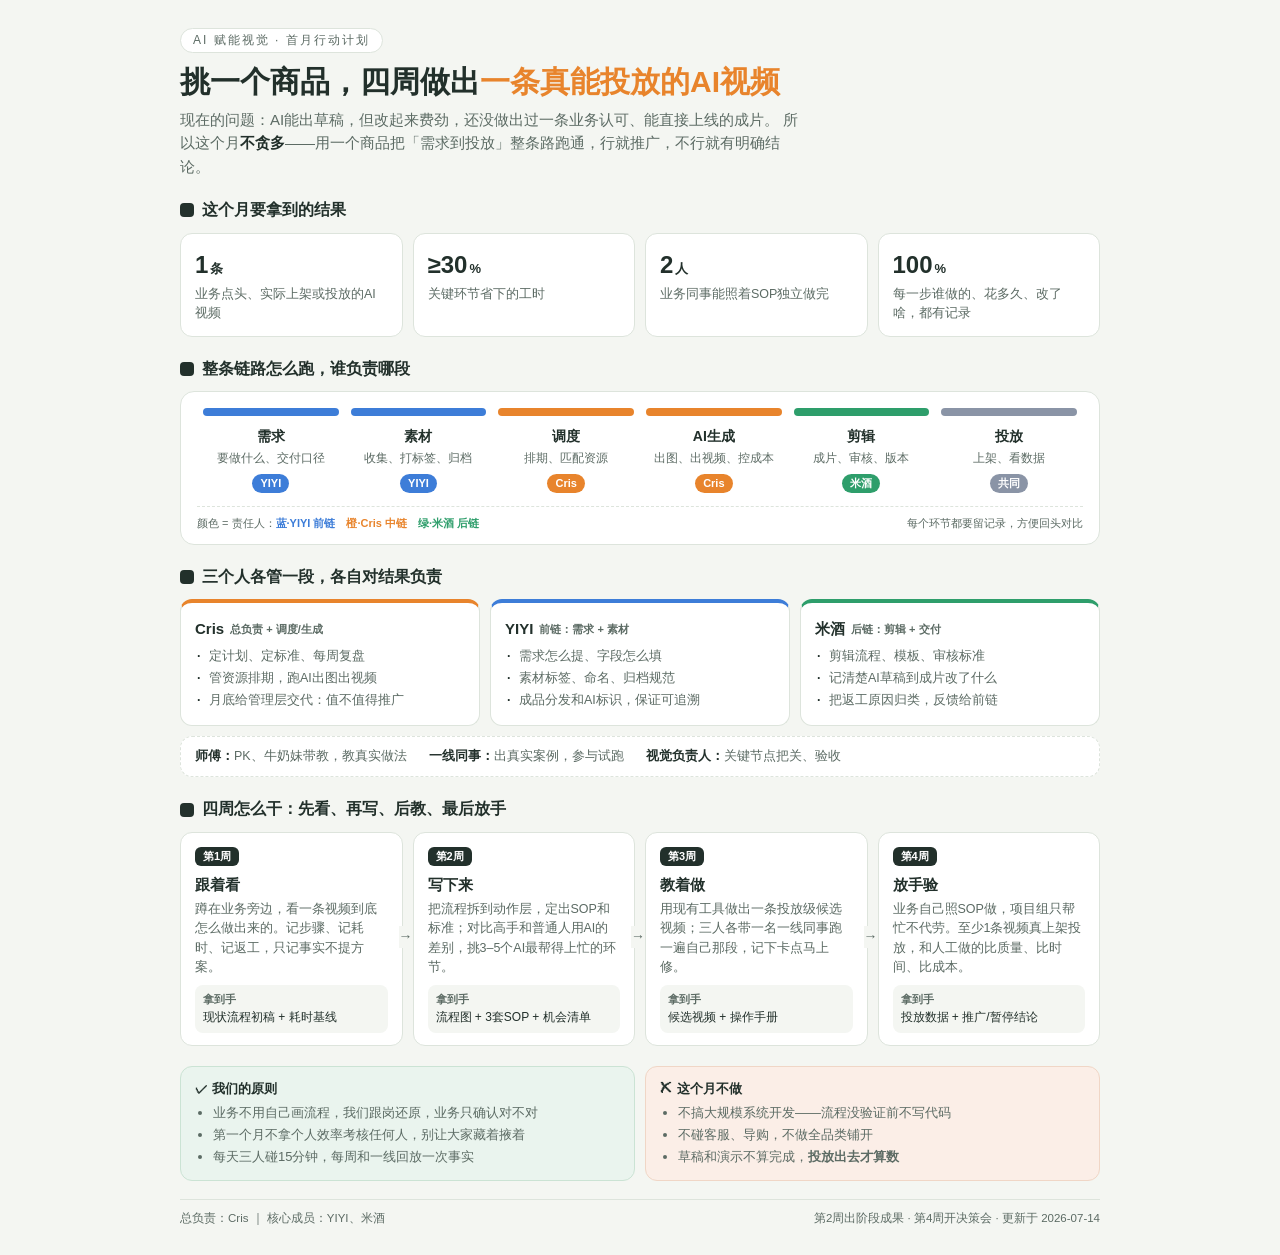
<file: ai-visual-action-plan/index.html>
<!DOCTYPE html>
<html lang="zh-CN">
<head>
<meta charset="UTF-8">
<meta name="viewport" content="width=device-width, initial-scale=1">
<title>AI赋能视觉 · 4周行动计划（一页版）</title>
<style>
  :root{
    --ink:#22302B;
    --sub:#5C6B64;
    --bg:#F4F6F2;
    --card:#FFFFFF;
    --line:#DDE4DC;
    --cris:#E8842C;   /* 橙 = Cris */
    --yiyi:#3D7DD8;   /* 蓝 = YIYI */
    --mijiu:#2E9E6B;  /* 绿 = 米酒 */
    --all:#8A94A6;    /* 灰 = 大家一起 */
  }
  *{margin:0;padding:0;box-sizing:border-box}
  body{
    font-family:"PingFang SC","Hiragino Sans GB","Microsoft YaHei","Noto Sans SC",sans-serif;
    background:var(--bg); color:var(--ink);
    line-height:1.55; font-size:14px;
    padding:28px 16px;
  }
  .page{max-width:920px;margin:0 auto}

  /* ===== 头部 ===== */
  header{margin-bottom:18px}
  .tag{display:inline-block;font-size:12px;letter-spacing:2px;color:var(--sub);
    border:1px solid var(--line);border-radius:999px;padding:2px 12px;margin-bottom:10px;background:var(--card)}
  h1{font-size:30px;line-height:1.25;font-weight:800;margin-bottom:8px}
  h1 em{font-style:normal;color:var(--cris)}
  .oneliner{font-size:15px;color:var(--sub);max-width:620px}
  .oneliner b{color:var(--ink)}

  /* ===== 通用区块 ===== */
  section{margin-top:20px}
  .sec-title{font-size:16px;font-weight:800;margin-bottom:10px;display:flex;align-items:center;gap:8px}
  .sec-title::before{content:"";width:14px;height:14px;border-radius:4px;background:var(--ink)}

  /* ===== 目标数字 ===== */
  .goals{display:grid;grid-template-columns:repeat(4,1fr);gap:10px}
  .goal{background:var(--card);border:1px solid var(--line);border-radius:12px;padding:12px 14px}
  .goal .num{font-size:24px;font-weight:800}
  .goal .num span{font-size:13px;font-weight:600;margin-left:2px}
  .goal p{font-size:12.5px;color:var(--sub);margin-top:2px}

  /* ===== 链路图（核心图） ===== */
  .pipe-wrap{background:var(--card);border:1px solid var(--line);border-radius:14px;padding:16px 16px 12px}
  .pipe{display:grid;grid-template-columns:repeat(6,1fr);gap:0;position:relative}
  .step{position:relative;text-align:center;padding:0 6px}
  .step .dot{width:100%;height:8px;border-radius:99px;margin-bottom:10px}
  .step h4{font-size:14px;font-weight:700}
  .step p{font-size:11.5px;color:var(--sub);margin-top:2px}
  .step .who{display:inline-block;font-size:11px;font-weight:700;margin-top:6px;padding:1px 8px;border-radius:99px;color:#fff}
  .c-yiyi{background:var(--yiyi)} .c-cris{background:var(--cris)} .c-mijiu{background:var(--mijiu)} .c-all{background:var(--all)}
  .arrowline{display:flex;justify-content:space-between;font-size:11px;color:var(--sub);margin-top:12px;border-top:1px dashed var(--line);padding-top:8px}

  /* ===== 分工 ===== */
  .roles{display:grid;grid-template-columns:repeat(3,1fr);gap:10px}
  .role{background:var(--card);border:1px solid var(--line);border-radius:12px;padding:14px;border-top:4px solid var(--all)}
  .role.cris{border-top-color:var(--cris)} .role.yiyi{border-top-color:var(--yiyi)} .role.mijiu{border-top-color:var(--mijiu)}
  .role h3{font-size:15px;font-weight:800;display:flex;align-items:center;gap:6px}
  .role h3 small{font-size:11px;font-weight:600;color:var(--sub)}
  .role ul{list-style:none;margin-top:6px}
  .role li{font-size:12.5px;color:var(--sub);padding-left:14px;position:relative;margin-top:3px}
  .role li::before{content:"·";position:absolute;left:2px;font-weight:800;color:var(--ink)}
  .helpers{margin-top:10px;background:var(--card);border:1px dashed var(--line);border-radius:12px;padding:10px 14px;
    font-size:12.5px;color:var(--sub);display:flex;flex-wrap:wrap;gap:6px 22px}
  .helpers b{color:var(--ink)}

  /* ===== 4周 ===== */
  .weeks{display:grid;grid-template-columns:repeat(4,1fr);gap:10px}
  .week{background:var(--card);border:1px solid var(--line);border-radius:12px;padding:12px 14px;position:relative}
  .week .w{font-size:11px;font-weight:800;color:#fff;background:var(--ink);border-radius:6px;padding:1px 8px;display:inline-block}
  .week h3{font-size:15px;font-weight:800;margin:6px 0 4px}
  .week p{font-size:12.5px;color:var(--sub)}
  .week .out{margin-top:8px;font-size:12px;background:var(--bg);border-radius:8px;padding:6px 8px}
  .week .out b{font-size:11px;color:var(--sub);display:block}
  .week::after{content:"→";position:absolute;right:-11px;top:44%;color:var(--sub);font-weight:700;background:var(--bg);z-index:2}
  .week:last-child::after{display:none}

  /* ===== 底部原则 ===== */
  .rules{display:grid;grid-template-columns:1fr 1fr;gap:10px}
  .rule{border-radius:12px;padding:12px 14px;font-size:13px}
  .rule.do{background:#EAF4EE;border:1px solid #CBE3D4}
  .rule.dont{background:#FBEEE7;border:1px solid #F0D6C6}
  .rule h4{font-size:13px;font-weight:800;margin-bottom:4px}
  .rule li{margin-left:18px;color:var(--sub);margin-top:2px}

  footer{margin-top:18px;font-size:11.5px;color:var(--sub);display:flex;justify-content:space-between;border-top:1px solid var(--line);padding-top:10px}

  @media(max-width:760px){
    .goals,.roles,.weeks{grid-template-columns:1fr 1fr}
    .pipe{grid-template-columns:repeat(3,1fr);row-gap:16px}
    .week::after{display:none}
    .rules{grid-template-columns:1fr}
    h1{font-size:24px}
  }
  @media print{
    body{background:#fff;padding:0;font-size:12px}
    .goal .num{font-size:20px}
    section{margin-top:12px}
  }
</style>
</head>
<body>
<div class="page">

  <header>
    <span class="tag">AI 赋能视觉 · 首月行动计划</span>
    <h1>挑一个商品，四周做出<em>一条真能投放的AI视频</em></h1>
    <p class="oneliner">现在的问题：AI能出草稿，但改起来费劲，还没做出过一条业务认可、能直接上线的成片。
    所以这个月<b>不贪多</b>——用一个商品把「需求到投放」整条路跑通，行就推广，不行就有明确结论。</p>
  </header>

  <!-- 目标 -->
  <section>
    <div class="sec-title">这个月要拿到的结果</div>
    <div class="goals">
      <div class="goal"><div class="num">1<span>条</span></div><p>业务点头、实际上架或投放的AI视频</p></div>
      <div class="goal"><div class="num">≥30<span>%</span></div><p>关键环节省下的工时</p></div>
      <div class="goal"><div class="num">2<span>人</span></div><p>业务同事能照着SOP独立做完</p></div>
      <div class="goal"><div class="num">100<span>%</span></div><p>每一步谁做的、花多久、改了啥，都有记录</p></div>
    </div>
  </section>

  <!-- 链路图 -->
  <section>
    <div class="sec-title">整条链路怎么跑，谁负责哪段</div>
    <div class="pipe-wrap">
      <div class="pipe">
        <div class="step"><div class="dot c-yiyi"></div><h4>需求</h4><p>要做什么、交付口径</p><span class="who c-yiyi">YIYI</span></div>
        <div class="step"><div class="dot c-yiyi"></div><h4>素材</h4><p>收集、打标签、归档</p><span class="who c-yiyi">YIYI</span></div>
        <div class="step"><div class="dot c-cris"></div><h4>调度</h4><p>排期、匹配资源</p><span class="who c-cris">Cris</span></div>
        <div class="step"><div class="dot c-cris"></div><h4>AI生成</h4><p>出图、出视频、控成本</p><span class="who c-cris">Cris</span></div>
        <div class="step"><div class="dot c-mijiu"></div><h4>剪辑</h4><p>成片、审核、版本</p><span class="who c-mijiu">米酒</span></div>
        <div class="step"><div class="dot c-all"></div><h4>投放</h4><p>上架、看数据</p><span class="who c-all">共同</span></div>
      </div>
      <div class="arrowline">
        <span>颜色 = 责任人：<b style="color:var(--yiyi)">蓝·YIYI 前链</b>　<b style="color:var(--cris)">橙·Cris 中链</b>　<b style="color:var(--mijiu)">绿·米酒 后链</b></span>
        <span>每个环节都要留记录，方便回头对比</span>
      </div>
    </div>
  </section>

  <!-- 分工 -->
  <section>
    <div class="sec-title">三个人各管一段，各自对结果负责</div>
    <div class="roles">
      <div class="role cris">
        <h3>Cris <small>总负责 + 调度/生成</small></h3>
        <ul>
          <li>定计划、定标准、每周复盘</li>
          <li>管资源排期，跑AI出图出视频</li>
          <li>月底给管理层交代：值不值得推广</li>
        </ul>
      </div>
      <div class="role yiyi">
        <h3>YIYI <small>前链：需求 + 素材</small></h3>
        <ul>
          <li>需求怎么提、字段怎么填</li>
          <li>素材标签、命名、归档规范</li>
          <li>成品分发和AI标识，保证可追溯</li>
        </ul>
      </div>
      <div class="role mijiu">
        <h3>米酒 <small>后链：剪辑 + 交付</small></h3>
        <ul>
          <li>剪辑流程、模板、审核标准</li>
          <li>记清楚AI草稿到成片改了什么</li>
          <li>把返工原因归类，反馈给前链</li>
        </ul>
      </div>
    </div>
    <div class="helpers">
      <span><b>师傅：</b>PK、牛奶妹带教，教真实做法</span>
      <span><b>一线同事：</b>出真实案例，参与试跑</span>
      <span><b>视觉负责人：</b>关键节点把关、验收</span>
    </div>
  </section>

  <!-- 4周 -->
  <section>
    <div class="sec-title">四周怎么干：先看、再写、后教、最后放手</div>
    <div class="weeks">
      <div class="week">
        <span class="w">第1周</span>
        <h3>跟着看</h3>
        <p>蹲在业务旁边，看一条视频到底怎么做出来的。记步骤、记耗时、记返工，只记事实不提方案。</p>
        <div class="out"><b>拿到手</b>现状流程初稿 + 耗时基线</div>
      </div>
      <div class="week">
        <span class="w">第2周</span>
        <h3>写下来</h3>
        <p>把流程拆到动作层，定出SOP和标准；对比高手和普通人用AI的差别，挑3–5个AI最帮得上忙的环节。</p>
        <div class="out"><b>拿到手</b>流程图 + 3套SOP + 机会清单</div>
      </div>
      <div class="week">
        <span class="w">第3周</span>
        <h3>教着做</h3>
        <p>用现有工具做出一条投放级候选视频；三人各带一名一线同事跑一遍自己那段，记下卡点马上修。</p>
        <div class="out"><b>拿到手</b>候选视频 + 操作手册</div>
      </div>
      <div class="week">
        <span class="w">第4周</span>
        <h3>放手验</h3>
        <p>业务自己照SOP做，项目组只帮忙不代劳。至少1条视频真上架投放，和人工做的比质量、比时间、比成本。</p>
        <div class="out"><b>拿到手</b>投放数据 + 推广/暂停结论</div>
      </div>
    </div>
  </section>

  <!-- 原则 -->
  <section>
    <div class="rules">
      <div class="rule do">
        <h4>✓ 我们的原则</h4>
        <ul>
          <li>业务不用自己画流程，我们跟岗还原，业务只确认对不对</li>
          <li>第一个月不拿个人效率考核任何人，别让大家藏着掖着</li>
          <li>每天三人碰15分钟，每周和一线回放一次事实</li>
        </ul>
      </div>
      <div class="rule dont">
        <h4>✗ 这个月不做</h4>
        <ul>
          <li>不搞大规模系统开发——流程没验证前不写代码</li>
          <li>不碰客服、导购，不做全品类铺开</li>
          <li>草稿和演示不算完成，<b>投放出去才算数</b></li>
        </ul>
      </div>
    </div>
  </section>

  <footer>
    <span>总负责：Cris ｜ 核心成员：YIYI、米酒</span>
    <span>第2周出阶段成果 · 第4周开决策会 · 更新于 2026-07-14</span>
  </footer>

</div>
</body>
</html>
</file>
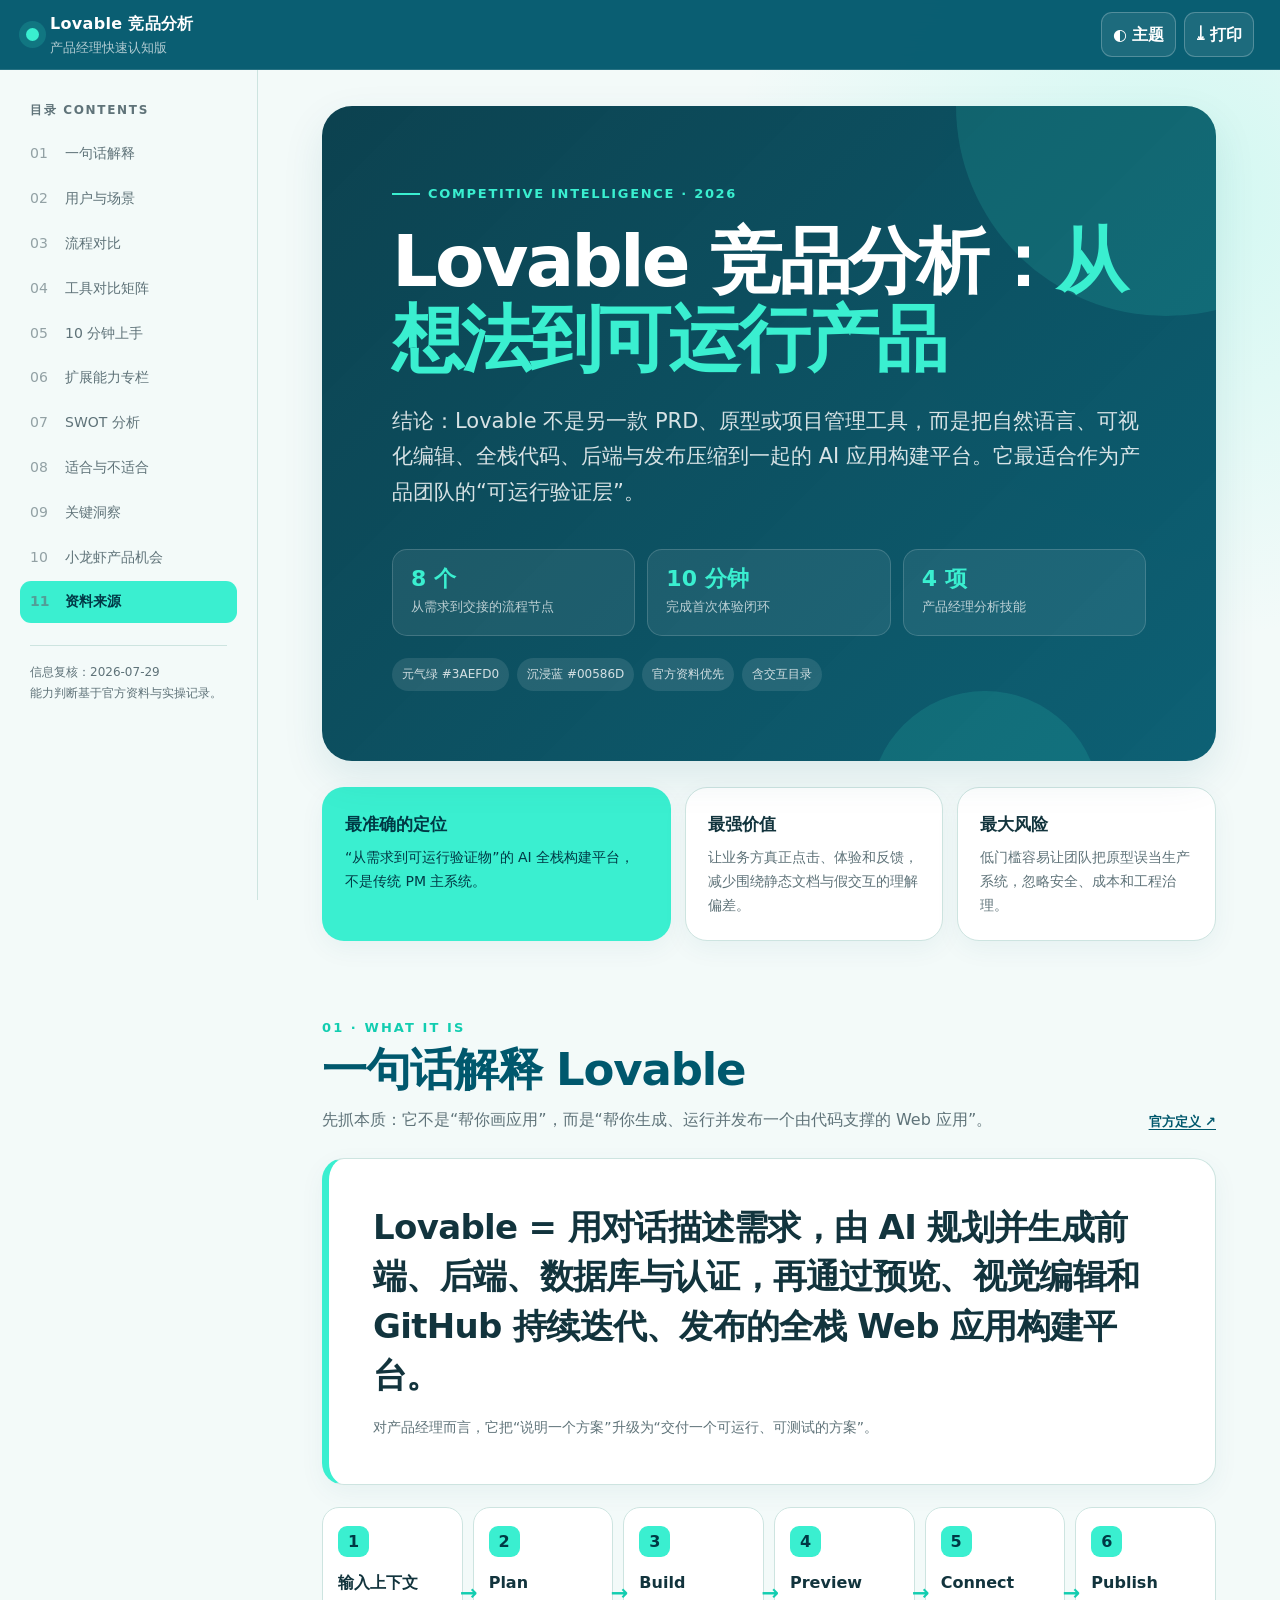
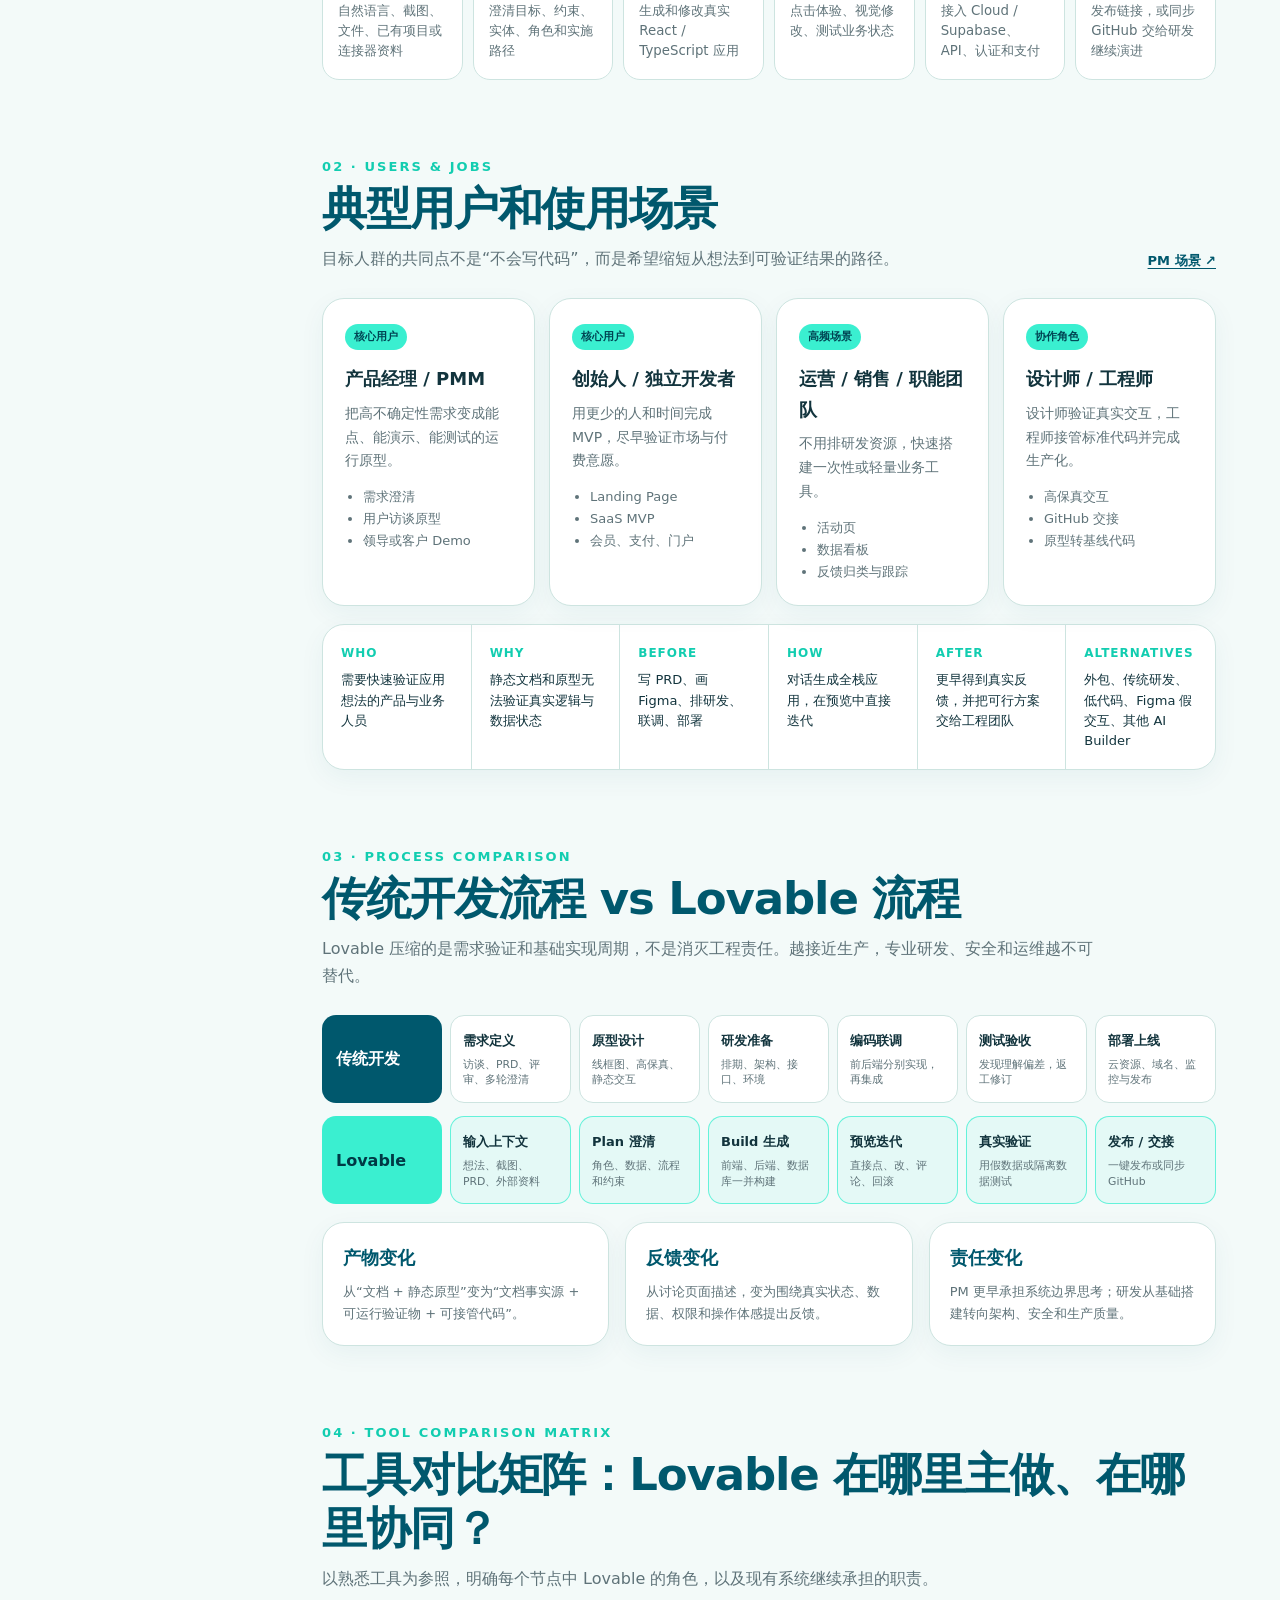
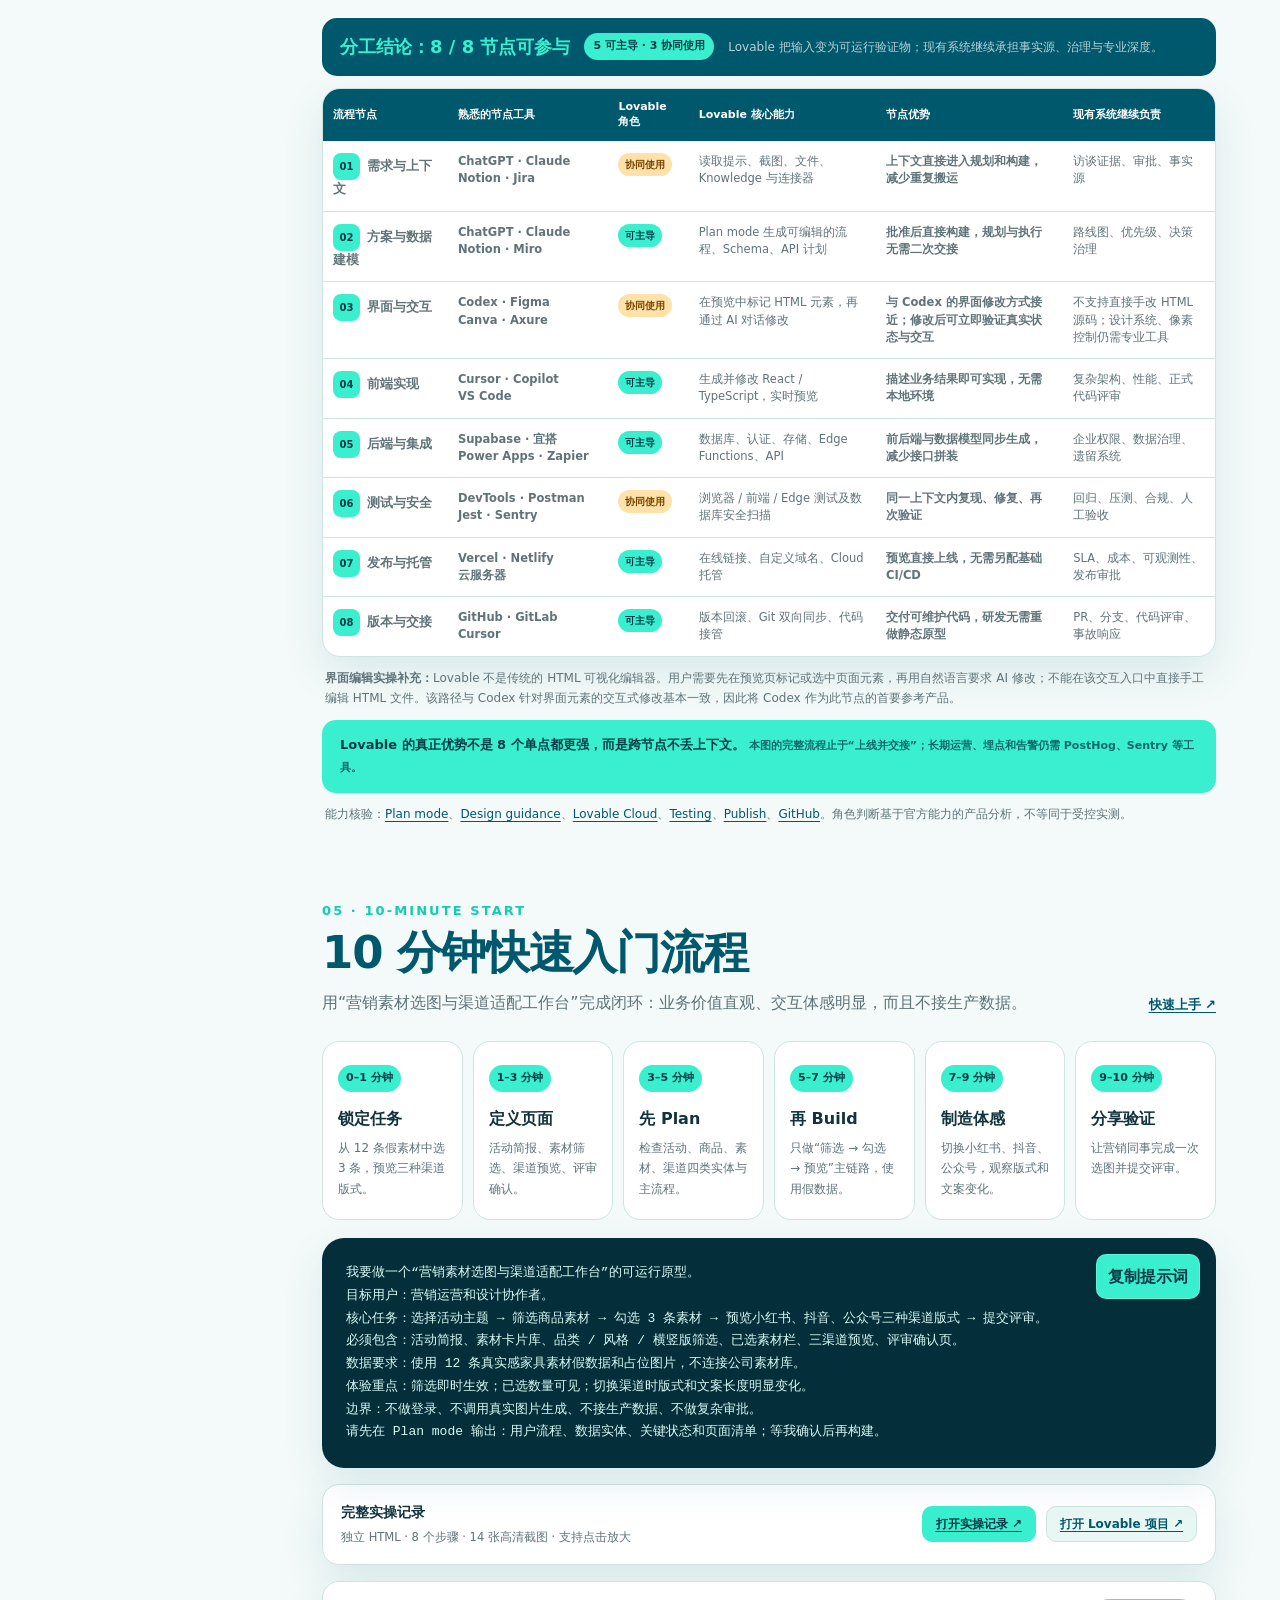
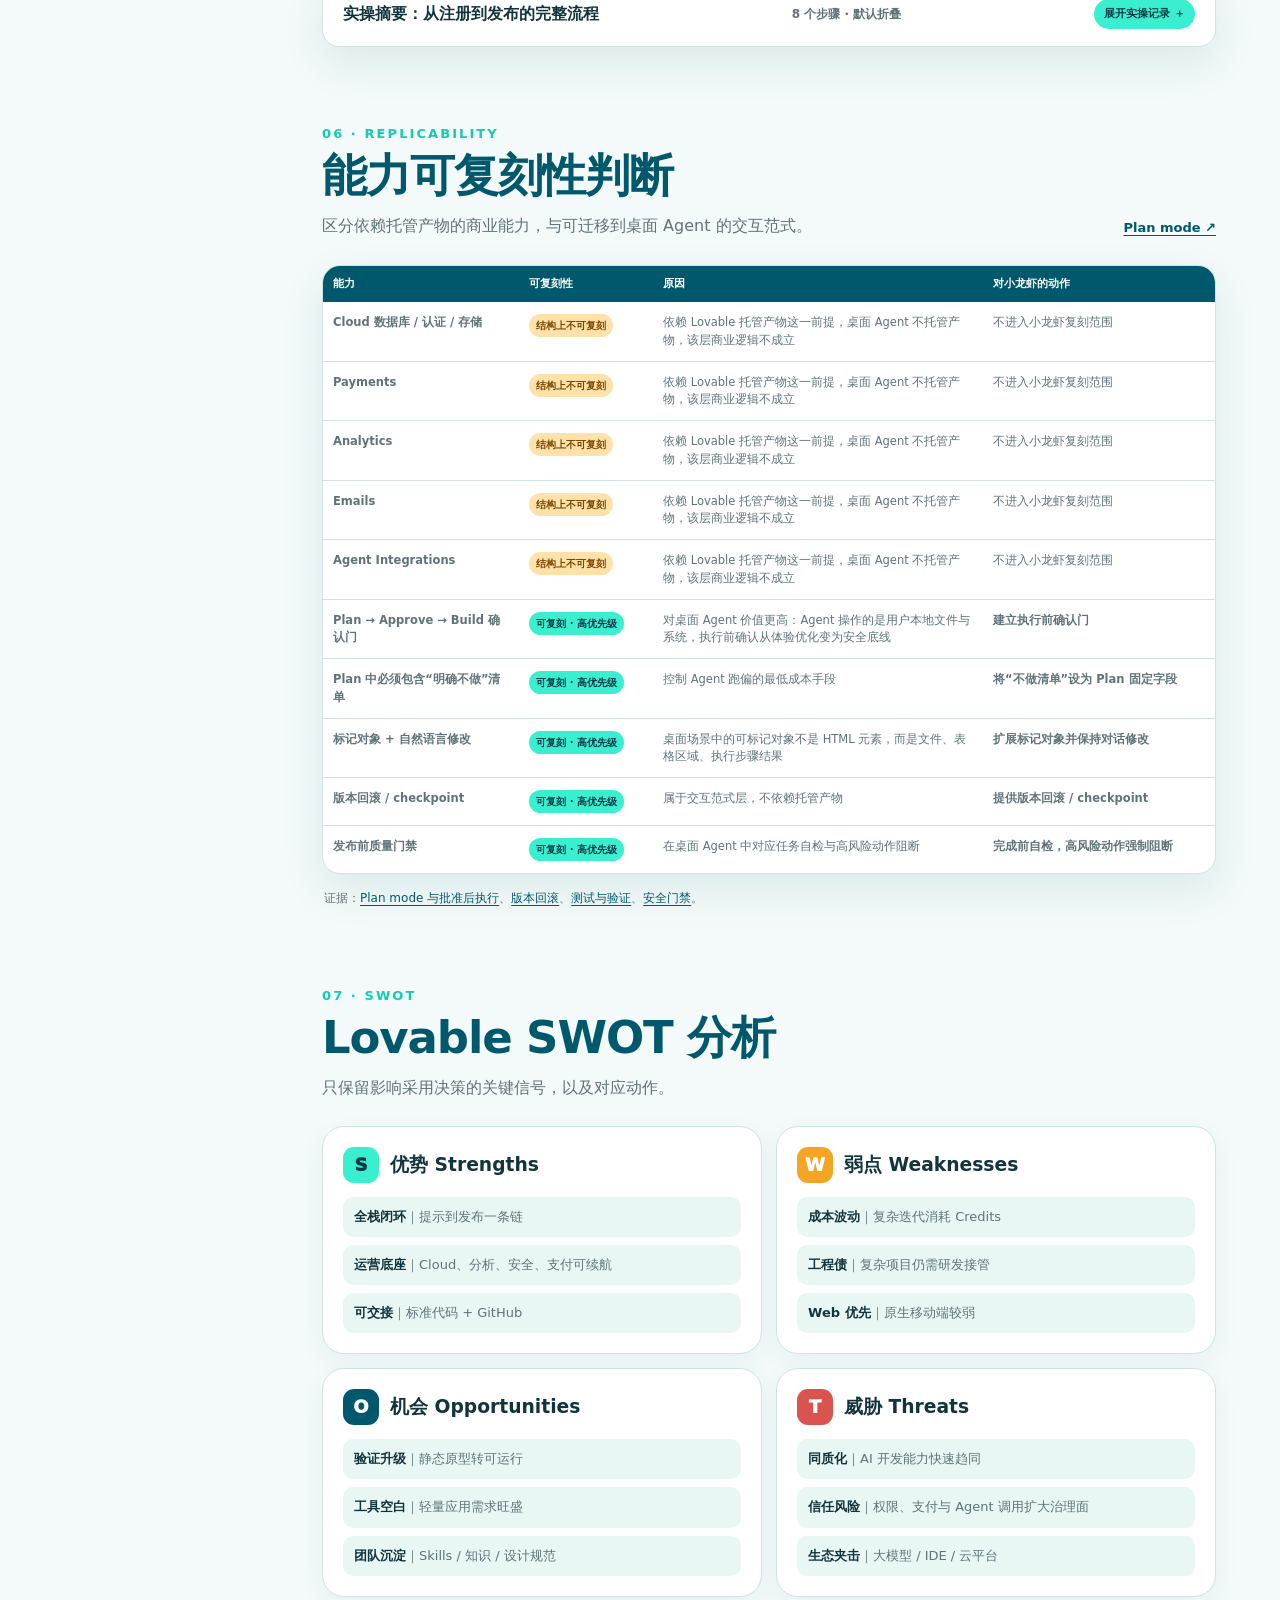
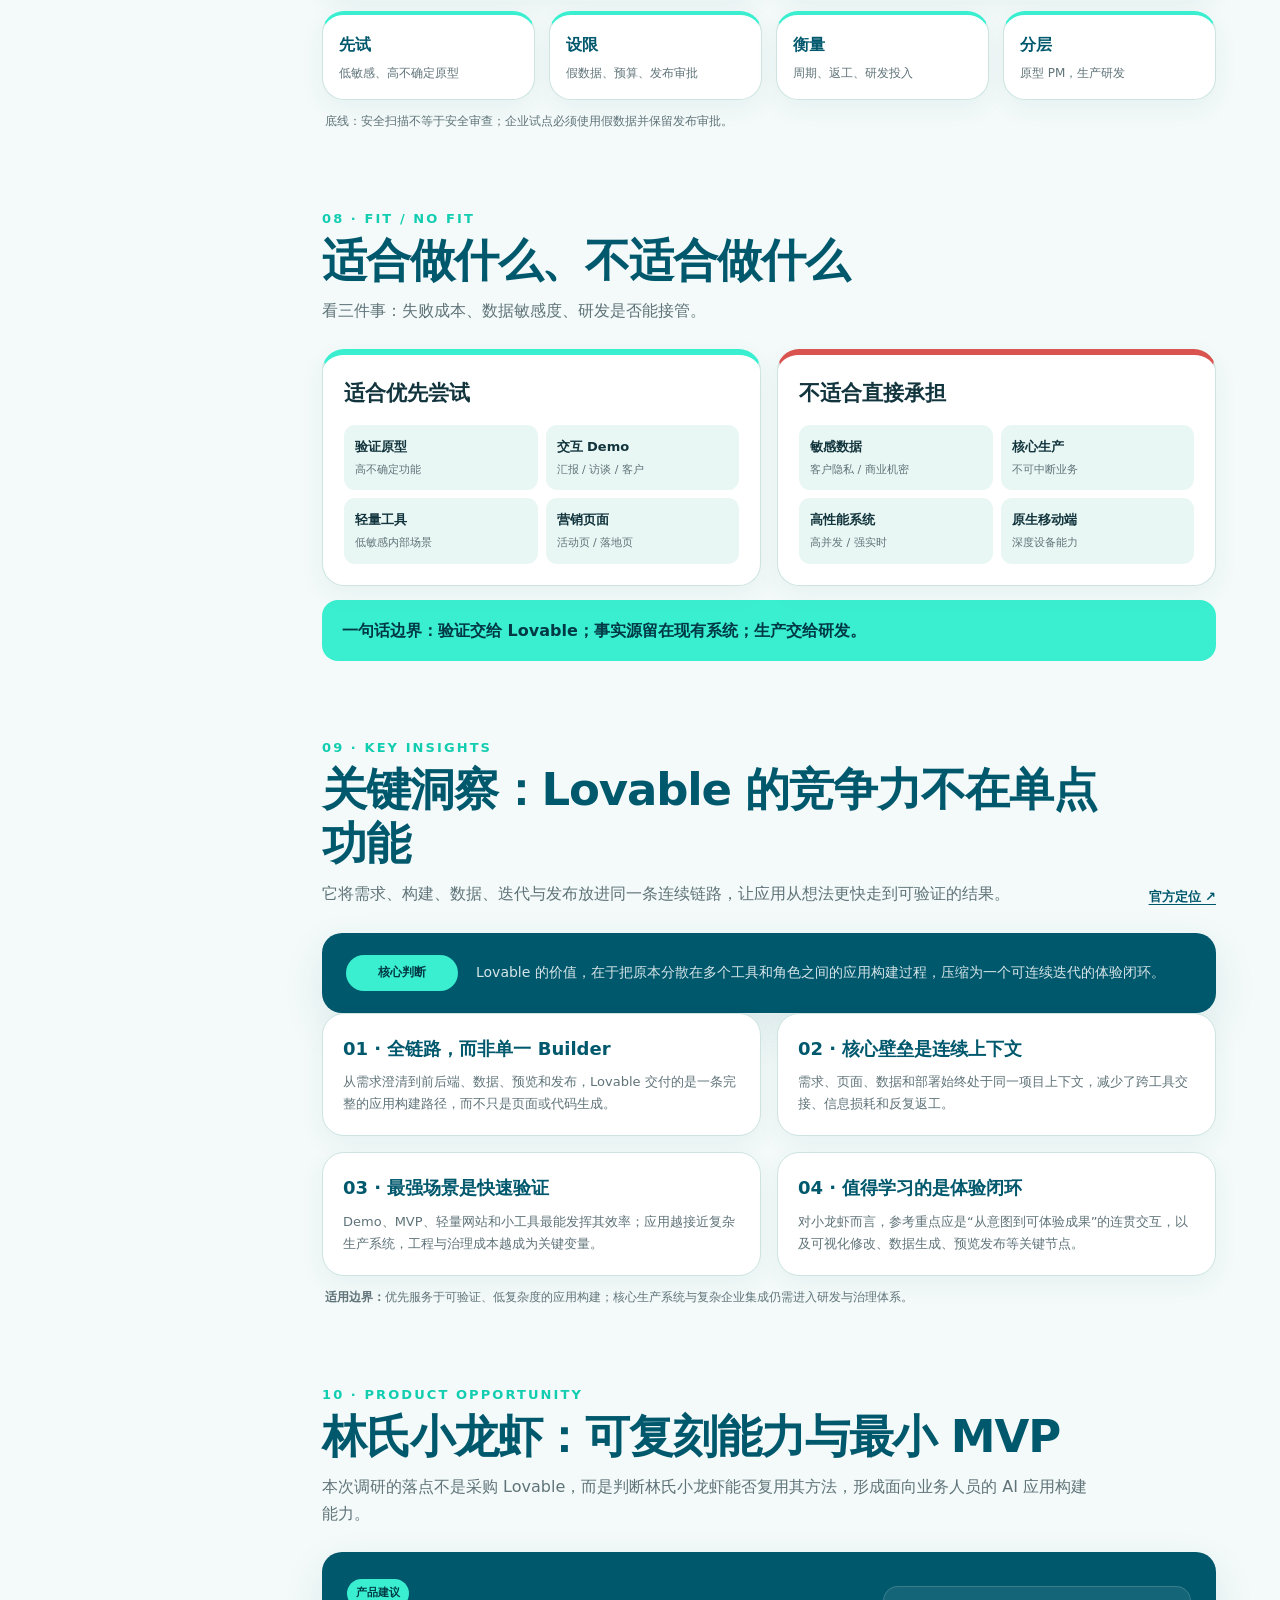
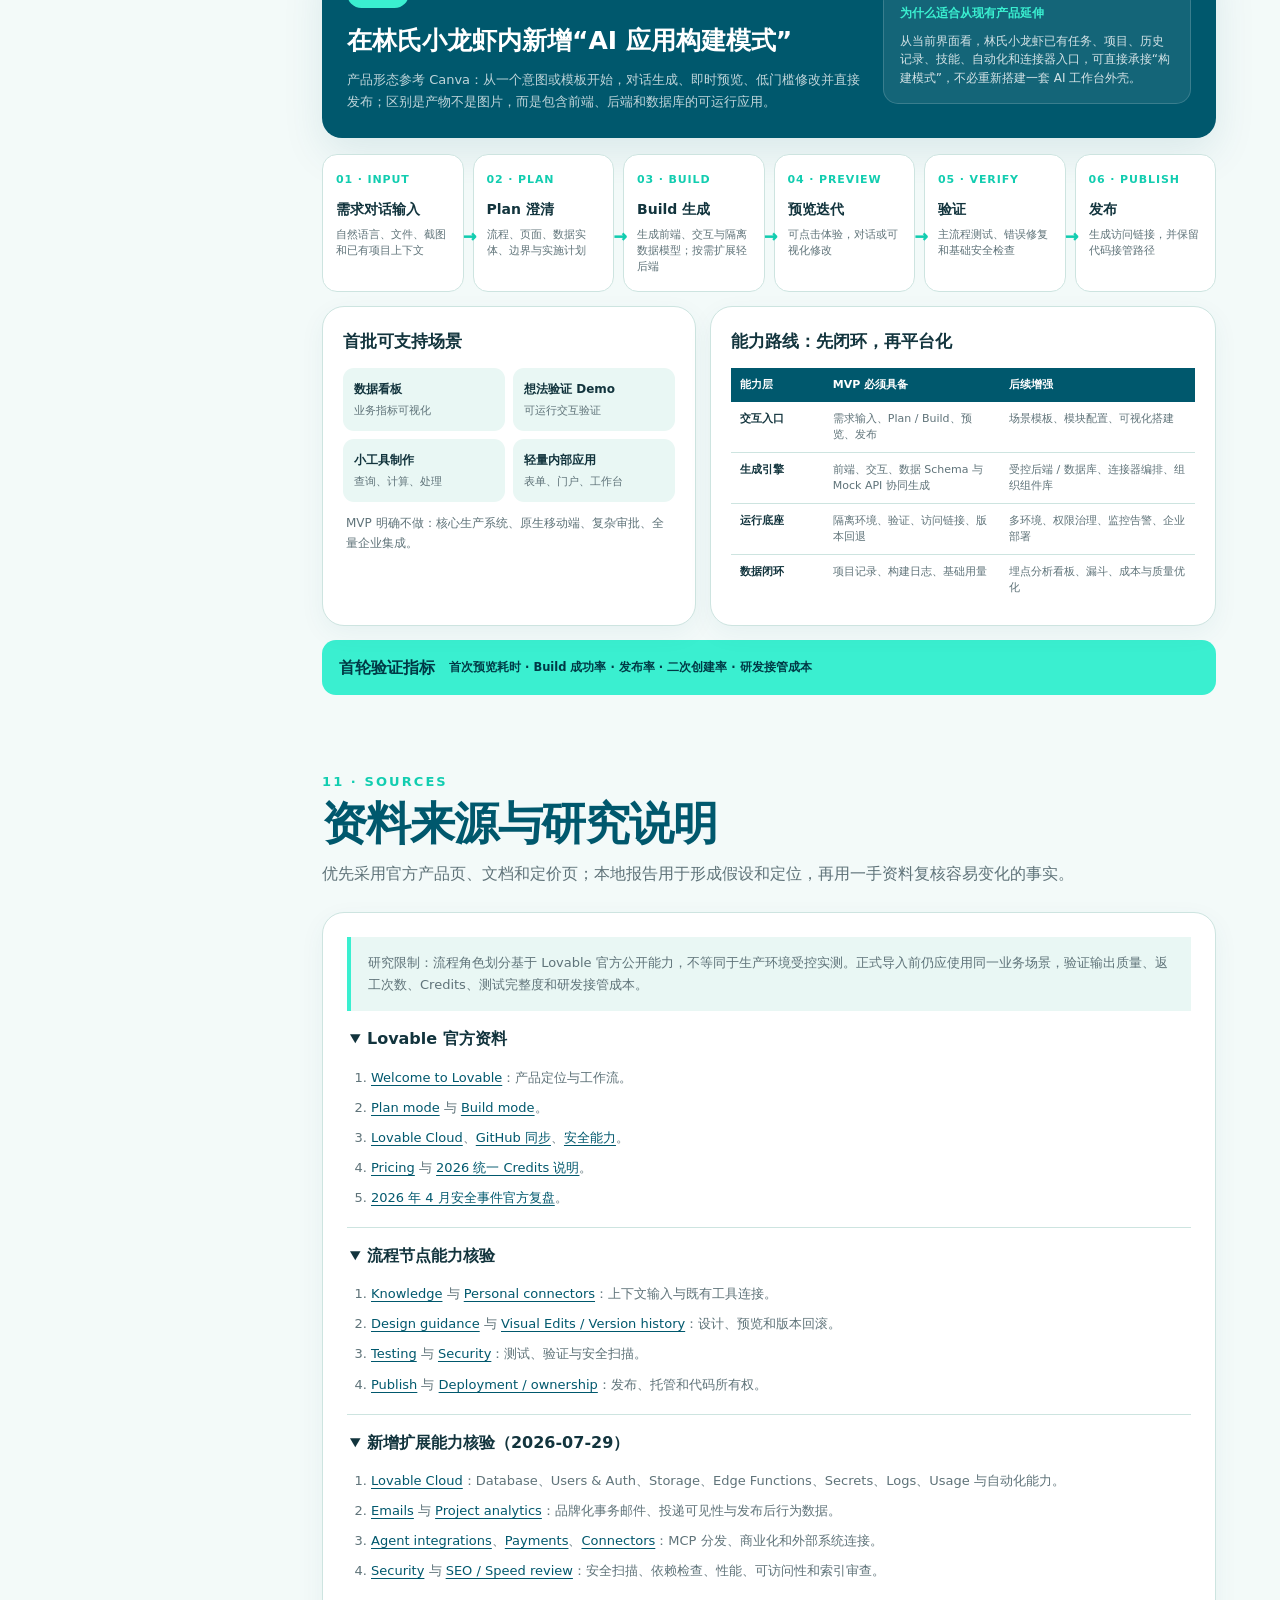
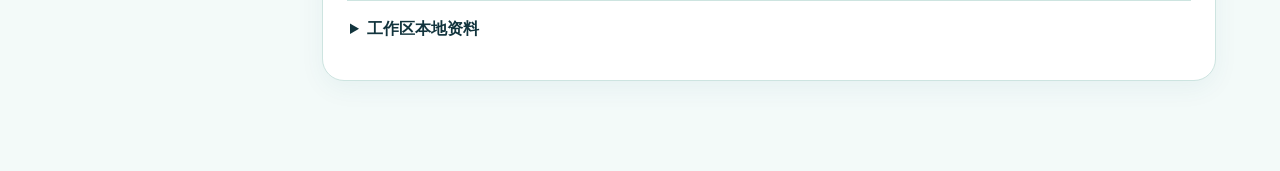
<file: lovable-competitor-analysis/index.html>
<!doctype html>
<html lang="zh-CN" data-theme="light">
<head>
  <meta charset="utf-8">
  <meta name="viewport" content="width=device-width, initial-scale=1">
  <meta name="description" content="Lovable 竞品分析、传统开发流程对比、熟悉产品类比、10 分钟上手与 SWOT 分析。">
  <title>Lovable 竞品分析｜从理解到快速上手</title>
  <style>
    :root {
      --green: #3AEFD0;
      --green-strong: #12CDB0;
      --blue: #00586D;
      --blue-2: #073E4C;
      --ink: #12343D;
      --muted: #5F7379;
      --bg: #F3FAF9;
      --surface: #FFFFFF;
      --surface-2: #E9F7F4;
      --line: #CDE4E0;
      --warning: #F5A524;
      --danger: #D9534F;
      --good: #118B72;
      --shadow: 0 16px 42px rgba(0, 88, 109, .10);
      --radius: 22px;
      --radius-sm: 14px;
      --nav-width: 258px;
    }

    html[data-theme="dark"] {
      --ink: #E9FAF7;
      --muted: #A9C4C5;
      --bg: #062E38;
      --surface: #0B3C49;
      --surface-2: #0E4855;
      --line: #1B6070;
      --blue-2: #031F27;
      --good: #3AEFD0;
      --shadow: 0 18px 48px rgba(0, 0, 0, .24);
    }

    * { box-sizing: border-box; }
    html { scroll-behavior: smooth; scroll-padding-top: 90px; }
    body {
      margin: 0;
      color: var(--ink);
      background:
        radial-gradient(circle at 92% 2%, rgba(58, 239, 208, .18), transparent 28rem),
        var(--bg);
      font-family: Inter, "PingFang SC", "Microsoft YaHei", system-ui, -apple-system, sans-serif;
      line-height: 1.7;
      text-rendering: optimizeLegibility;
    }
    body.nav-open { overflow: hidden; }
    a { color: var(--blue); text-underline-offset: 3px; }
    html[data-theme="dark"] a { color: var(--green); }
    button, summary { font: inherit; }
    button { cursor: pointer; }
    :focus-visible { outline: 3px solid var(--green); outline-offset: 3px; }
    ::selection { background: var(--green); color: #002F3A; }

    .skip-link {
      position: fixed; left: 16px; top: -60px; z-index: 1000;
      padding: 10px 14px; border-radius: 10px; background: var(--green); color: #003946;
      font-weight: 800; transition: top .2s;
    }
    .skip-link:focus { top: 16px; }
    .progress { position: fixed; inset: 0 0 auto 0; height: 4px; z-index: 900; background: transparent; }
    .progress > span { display: block; width: 0; height: 100%; background: linear-gradient(90deg, var(--green), #73F7E1); }

    .topbar {
      position: sticky; top: 0; z-index: 800;
      display: flex; align-items: center; justify-content: space-between; gap: 16px;
      height: 70px; padding: 0 26px;
      color: #fff; background: rgba(0, 88, 109, .96); backdrop-filter: blur(14px);
      border-bottom: 1px solid rgba(255,255,255,.12);
    }
    .brand { display: flex; align-items: center; gap: 11px; min-width: 0; font-weight: 800; letter-spacing: .02em; }
    .brand-mark { width: 13px; height: 13px; border-radius: 50%; background: var(--green); box-shadow: 0 0 0 7px rgba(58,239,208,.16); }
    .brand small { display: block; color: rgba(255,255,255,.68); font-weight: 500; letter-spacing: 0; }
    .actions { display: flex; gap: 8px; }
    .icon-btn, .nav-toggle {
      border: 1px solid rgba(255,255,255,.24); border-radius: 11px; padding: 8px 11px;
      color: #fff; background: rgba(255,255,255,.08); font-weight: 700;
    }
    .icon-btn:hover, .nav-toggle:hover { background: rgba(255,255,255,.17); }
    .nav-toggle { display: none; }

    .layout { display: grid; grid-template-columns: var(--nav-width) minmax(0, 1fr); max-width: 1500px; margin: 0 auto; }
    .toc {
      position: sticky; top: 70px; align-self: start; height: calc(100vh - 70px); overflow: auto;
      padding: 30px 20px 36px; border-right: 1px solid var(--line); background: color-mix(in srgb, var(--bg) 88%, transparent);
    }
    .toc-label { margin: 0 10px 13px; color: var(--muted); font-size: 12px; font-weight: 800; letter-spacing: .14em; }
    .toc a {
      display: grid; grid-template-columns: 28px 1fr; gap: 7px; align-items: center;
      margin: 3px 0; padding: 9px 10px; border-radius: 11px; color: var(--muted); text-decoration: none; font-size: 14px;
    }
    .toc a span { color: color-mix(in srgb, var(--muted) 66%, transparent); font-variant-numeric: tabular-nums; }
    .toc a:hover { color: var(--ink); background: var(--surface-2); }
    .toc a.active { color: #003946; background: var(--green); font-weight: 800; }
    .toc-foot { margin: 22px 10px 0; padding-top: 16px; border-top: 1px solid var(--line); color: var(--muted); font-size: 12px; }

    main { min-width: 0; padding: 36px clamp(22px, 5vw, 76px) 90px; }
    .hero {
      position: relative; overflow: hidden; padding: clamp(30px, 6vw, 70px);
      color: #fff; border-radius: 30px; background:
        linear-gradient(135deg, rgba(7,62,76,.98), rgba(0,88,109,.95));
      box-shadow: var(--shadow);
    }
    .hero::before, .hero::after { content: ""; position: absolute; border-radius: 50%; background: rgba(58,239,208,.13); }
    .hero::before { width: 420px; height: 420px; right: -160px; top: -210px; }
    .hero::after { width: 230px; height: 230px; right: 13%; bottom: -160px; }
    .eyebrow { display: inline-flex; align-items: center; gap: 8px; margin: 0 0 18px; color: var(--green); font-size: 13px; font-weight: 900; letter-spacing: .13em; text-transform: uppercase; }
    .eyebrow::before { content: ""; width: 28px; height: 2px; background: currentColor; }
    .hero h1 { position: relative; max-width: 880px; margin: 0; font-size: clamp(34px, 6vw, 72px); line-height: 1.08; letter-spacing: -.04em; }
    .hero h1 em { color: var(--green); font-style: normal; }
    .hero .lead { position: relative; max-width: 820px; margin: 25px 0 0; color: rgba(255,255,255,.84); font-size: clamp(17px, 2vw, 21px); }
    .hero-grid { position: relative; display: grid; grid-template-columns: repeat(3, 1fr); gap: 12px; margin-top: 38px; }
    .hero-stat { padding: 16px 18px; border: 1px solid rgba(255,255,255,.16); border-radius: 15px; background: rgba(255,255,255,.07); }
    .hero-stat strong { display: block; color: var(--green); font-size: 22px; line-height: 1.2; }
    .hero-stat span { color: rgba(255,255,255,.7); font-size: 13px; }
    .hero-meta { position: relative; display: flex; flex-wrap: wrap; gap: 8px; margin-top: 22px; }
    .hero-meta span { padding: 6px 10px; border-radius: 999px; background: rgba(255,255,255,.1); color: rgba(255,255,255,.8); font-size: 12px; }

    section { margin-top: 76px; }
    .section-head { display: grid; grid-template-columns: minmax(0, 1fr) auto; gap: 24px; align-items: end; margin-bottom: 25px; }
    .section-no { margin: 0 0 4px; color: var(--green-strong); font-size: 13px; font-weight: 900; letter-spacing: .16em; }
    h2 { margin: 0; color: var(--blue); font-size: clamp(28px, 4vw, 45px); line-height: 1.2; letter-spacing: -.025em; }
    html[data-theme="dark"] h2 { color: #B8FFF2; }
    .section-summary { max-width: 780px; margin: 9px 0 0; color: var(--muted); }
    .source-link { white-space: nowrap; font-size: 13px; font-weight: 800; }

    .verdict {
      display: grid; grid-template-columns: 1.35fr 1fr 1fr; gap: 14px; margin-top: 26px;
    }
    .card { border: 1px solid var(--line); border-radius: var(--radius); background: var(--surface); box-shadow: 0 8px 26px rgba(0,88,109,.055); }
    .verdict-card { padding: 22px; }
    .verdict-card.primary { color: #003945; background: var(--green); border-color: transparent; }
    .verdict-card h3 { margin: 0 0 8px; font-size: 17px; }
    .verdict-card p { margin: 0; color: inherit; font-size: 14px; }
    .verdict-card:not(.primary) p { color: var(--muted); }

    .quote-card { padding: clamp(24px, 4vw, 44px); border-left: 7px solid var(--green); }
    .quote-card blockquote { margin: 0; font-size: clamp(22px, 3.3vw, 34px); line-height: 1.45; font-weight: 850; letter-spacing: -.02em; }
    .quote-card footer { margin-top: 16px; color: var(--muted); font-size: 14px; }

    .chain { display: grid; grid-template-columns: repeat(6, 1fr); gap: 10px; margin-top: 22px; }
    .chain-step { position: relative; min-height: 145px; padding: 18px 15px; border: 1px solid var(--line); border-radius: 17px; background: var(--surface); }
    .chain-step:not(:last-child)::after { content: "→"; position: absolute; top: 50%; right: -16px; z-index: 2; transform: translateY(-50%); color: var(--green-strong); font-size: 21px; font-weight: 900; }
    .chain-step b { display: flex; align-items: center; justify-content: center; width: 31px; height: 31px; border-radius: 9px; color: #003945; background: var(--green); }
    .chain-step strong { display: block; margin-top: 12px; }
    .chain-step small { display: block; margin-top: 5px; color: var(--muted); line-height: 1.5; }

    .grid-2 { display: grid; grid-template-columns: repeat(2, minmax(0, 1fr)); gap: 16px; }
    .grid-3 { display: grid; grid-template-columns: repeat(3, minmax(0, 1fr)); gap: 16px; }
    .grid-4 { display: grid; grid-template-columns: repeat(4, minmax(0, 1fr)); gap: 14px; }
    .persona { padding: 22px; }
    .persona .tag { display: inline-block; padding: 4px 9px; border-radius: 999px; color: #004453; background: var(--green); font-size: 11px; font-weight: 900; }
    .persona h3 { margin: 14px 0 7px; font-size: 18px; }
    .persona p { margin: 0; color: var(--muted); font-size: 14px; }
    .persona ul { margin: 13px 0 0; padding-left: 18px; color: var(--muted); font-size: 13px; }

    .jtbd { margin-top: 18px; overflow: hidden; }
    .jtbd-grid { display: grid; grid-template-columns: repeat(6, 1fr); }
    .jtbd-item { padding: 18px; border-right: 1px solid var(--line); }
    .jtbd-item:last-child { border-right: 0; }
    .jtbd-item b { display: block; color: var(--green-strong); font-size: 12px; text-transform: uppercase; letter-spacing: .08em; }
    .jtbd-item span { display: block; margin-top: 7px; font-size: 13px; line-height: 1.55; }

    .matrix-summary { display: flex; align-items: center; gap: 14px; margin-bottom: 12px; padding: 14px 18px; color: #fff; border-radius: 15px; background: var(--blue); }
    .matrix-summary strong { color: var(--green); font-size: 18px; white-space: nowrap; }
    .matrix-summary .summary-stat { padding: 4px 9px; color: #003945; border-radius: 999px; background: var(--green); font-size: 11px; font-weight: 900; white-space: nowrap; }
    .matrix-summary p { margin: 0; color: rgba(255,255,255,.72); font-size: 12px; }
    .matrix-wrap { overflow: hidden; border: 1px solid var(--line); border-radius: 18px; background: var(--surface); box-shadow: var(--shadow); }
    .coverage-matrix { width: 100%; border-collapse: collapse; table-layout: fixed; }
    .coverage-matrix th { padding: 11px 10px; color: #fff; background: var(--blue); font-size: 11px; text-align: left; line-height: 1.35; }
    .coverage-matrix td { padding: 12px 10px; color: var(--muted); border-bottom: 1px solid var(--line); font-size: 11.5px; line-height: 1.5; vertical-align: top; }
    .coverage-matrix tbody tr:last-child td { border-bottom: 0; }
    .coverage-matrix tbody tr:hover { background: rgba(58,239,208,.065); }
    .matrix-node { color: var(--ink); }
    .matrix-node b { display: inline-flex; align-items: center; justify-content: center; width: 27px; height: 27px; margin-right: 7px; color: #003945; border-radius: 8px; background: var(--green); font-size: 10px; }
    .matrix-node strong { font-size: 12.5px; }
    .matrix-tools { color: var(--ink); font-weight: 700; }
    .matrix-badge { display: inline-block; padding: 4px 7px; border-radius: 999px; font-size: 10px; font-weight: 900; white-space: nowrap; }
    .matrix-badge.strong { color: #003945; background: var(--green); }
    .matrix-badge.partial { color: #7A4500; background: #FFE2A9; }
    .matrix-advantage { color: var(--ink); font-weight: 700; }
    .matrix-boundary { color: var(--danger); }
    .coverage-verdict { margin-top: 12px; padding: 14px 18px; color: #003945; border-radius: 14px; background: var(--green); font-size: 13px; font-weight: 850; }
    .coverage-verdict span { font-size: 11px; font-weight: 650; opacity: .74; }
    .fineprint { margin: 11px 3px 0; color: var(--muted); font-size: 12px; }

    .lane-chart { display: grid; gap: 13px; }
    .lane { display: grid; grid-template-columns: 120px repeat(6, 1fr); gap: 8px; align-items: stretch; }
    .lane-label { display: flex; align-items: center; padding: 14px; border-radius: 14px; color: #fff; background: var(--blue); font-weight: 850; }
    .lane-step { padding: 14px 12px; border: 1px solid var(--line); border-radius: 14px; background: var(--surface); font-size: 13px; }
    .lane-step strong { display: block; margin-bottom: 5px; }
    .lane-step small { display: block; color: var(--muted); line-height: 1.45; }
    .lane.fast .lane-label { color: #003945; background: var(--green); }
    .lane.fast .lane-step { border-color: rgba(58,239,208,.75); background: rgba(58,239,208,.08); }
    .process-insights { margin-top: 18px; }
    .insight { padding: 20px; }
    .insight strong { display: block; color: var(--blue); font-size: 18px; }
    html[data-theme="dark"] .insight strong { color: var(--green); }
    .insight p { margin: 7px 0 0; color: var(--muted); font-size: 13px; }

    .timeline { position: relative; display: grid; grid-template-columns: repeat(6, 1fr); gap: 10px; }
    .minute { position: relative; padding: 20px 15px; border: 1px solid var(--line); border-radius: 17px; background: var(--surface); }
    .minute time { display: inline-block; padding: 4px 8px; border-radius: 999px; color: #003945; background: var(--green); font-size: 11px; font-weight: 900; }
    .minute h3 { margin: 13px 0 6px; font-size: 16px; }
    .minute p { margin: 0; color: var(--muted); font-size: 12px; }
    .prompt-box { position: relative; margin-top: 18px; padding: 24px; border-radius: var(--radius); color: #D7F9F3; background: #042F3A; box-shadow: var(--shadow); }
    .prompt-box pre { margin: 0; padding-right: 120px; white-space: pre-wrap; font: 13px/1.75 ui-monospace, SFMono-Regular, Consolas, monospace; }
    .copy-btn { position: absolute; right: 16px; top: 16px; padding: 8px 11px; border: 1px solid rgba(255,255,255,.2); border-radius: 10px; color: #003945; background: var(--green); font-weight: 850; }
    .practice-entry { display: flex; align-items: center; justify-content: space-between; gap: 18px; margin-top: 16px; padding: 16px 18px; border: 1px solid var(--line); border-radius: 17px; background: var(--surface); box-shadow: var(--shadow); }
    .practice-entry-copy strong { display: block; font-size: 14px; }
    .practice-entry-copy span { display: block; margin-top: 3px; color: var(--muted); font-size: 11.5px; }
    .practice-entry .practice-actions { flex: 0 0 auto; margin-top: 0; }
    .practice-details { margin-top: 16px; overflow: hidden; border: 1px solid var(--line); border-radius: 17px; background: var(--surface); box-shadow: var(--shadow); }
    .practice-details summary { display: flex; align-items: center; justify-content: space-between; gap: 18px; padding: 17px 20px; cursor: pointer; list-style: none; font-weight: 900; }
    .practice-details summary::-webkit-details-marker { display: none; }
    .practice-details summary::after { content: "展开实操记录 ＋"; flex: 0 0 auto; padding: 6px 10px; color: #003945; border-radius: 999px; background: var(--green); font-size: 11px; }
    .practice-details[open] summary::after { content: "收起实操记录 －"; }
    .practice-details summary span { color: var(--muted); font-size: 12px; font-weight: 650; }
    .practice-body { padding: 4px 20px 20px; border-top: 1px solid var(--line); }
    .practice-note { margin: 14px 0; padding: 12px 14px; color: var(--muted); border-left: 4px solid var(--green); background: var(--surface-2); font-size: 12px; }
    .practice-steps { display: grid; grid-template-columns: repeat(2, minmax(0, 1fr)); gap: 0 18px; }
    .practice-step { display: grid; grid-template-columns: 34px 1fr; gap: 10px; padding: 12px 0; border-bottom: 1px solid var(--line); }
    .practice-step b { display: inline-flex; align-items: center; justify-content: center; width: 30px; height: 30px; color: #003945; border-radius: 9px; background: var(--green); font-size: 11px; }
    .practice-step strong { display: block; font-size: 13px; }
    .practice-step p { margin: 3px 0 0; color: var(--muted); font-size: 11.5px; line-height: 1.55; }
    .practice-actions { display: flex; align-items: center; gap: 10px; margin-top: 14px; }
    .practice-source { display: inline-flex; align-items: center; min-height: 36px; padding: 0 13px; color: var(--blue); border: 1px solid var(--line); border-radius: 10px; background: var(--surface-2); font-size: 12px; font-weight: 850; }
    .practice-source.primary { color: #003945; border-color: transparent; background: var(--green); }
    html[data-theme="dark"] .practice-source { color: var(--green); }
    html[data-theme="dark"] .practice-source.primary { color: #003945; }

    .capability-callout { display: grid; grid-template-columns: auto 1fr; gap: 16px; align-items: center; margin-bottom: 16px; padding: 18px 20px; color: #fff; border-radius: 18px; background: var(--blue); box-shadow: var(--shadow); }
    .capability-callout b { display: inline-flex; align-items: center; justify-content: center; min-width: 86px; min-height: 34px; color: #003945; border-radius: 999px; background: var(--green); font-size: 12px; }
    .capability-callout p { margin: 0; color: rgba(255,255,255,.82); font-size: 13px; }
    .capability-grid { display: grid; grid-template-columns: repeat(3, minmax(0, 1fr)); gap: 14px; }
    .capability-card { display: flex; flex-direction: column; min-height: 224px; padding: 18px; }
    .capability-top { display: flex; align-items: flex-start; justify-content: space-between; gap: 10px; }
    .capability-card h3 { margin: 0; color: var(--blue); font-size: 17px; line-height: 1.3; }
    html[data-theme="dark"] .capability-card h3 { color: var(--green); }
    .capability-tag { flex: 0 0 auto; padding: 3px 7px; color: #003945; border-radius: 999px; background: var(--green); font-size: 10px; font-weight: 900; }
    .capability-card > p { margin: 12px 0 0; color: var(--muted); font-size: 12px; line-height: 1.62; }
    .capability-use { margin-top: 12px !important; padding: 10px 11px; color: var(--ink) !important; border-radius: 11px; background: var(--surface-2); font-size: 11.5px !important; }
    .capability-use b { color: var(--blue); }
    html[data-theme="dark"] .capability-use b { color: var(--green); }
    .capability-stage { margin-top: auto; padding-top: 11px; color: var(--muted); border-top: 1px solid var(--line); font-size: 11px; }
    .capability-stage b { color: var(--ink); }
    .capability-note { margin: 14px 2px 0; color: var(--muted); font-size: 12px; }

    .swot { display: grid; grid-template-columns: repeat(2, minmax(0, 1fr)); gap: 14px; }
    .swot-card { padding: 20px; }
    .swot-card h3 { display: flex; align-items: center; gap: 11px; margin: 0; }
    .swot-letter { display: inline-flex; align-items: center; justify-content: center; width: 36px; height: 36px; border-radius: 11px; color: #003945; background: var(--green); font-size: 18px; font-weight: 950; }
    .swot-card:nth-child(2) .swot-letter { color: #fff; background: var(--warning); }
    .swot-card:nth-child(3) .swot-letter { color: #fff; background: var(--blue); }
    .swot-card:nth-child(4) .swot-letter { color: #fff; background: var(--danger); }
    .swot-card ul { display: grid; gap: 8px; margin: 14px 0 0; padding: 0; list-style: none; }
    .swot-card li { padding: 9px 11px; border-radius: 10px; color: var(--muted); background: var(--surface-2); font-size: 13px; }
    .swot-card li b { color: var(--ink); }
    .actions-grid { margin-top: 14px; }
    .action-card { padding: 16px; border-top: 4px solid var(--green); }
    .action-card b { color: var(--blue); }
    html[data-theme="dark"] .action-card b { color: var(--green); }
    .action-card p { margin: 5px 0 0; color: var(--muted); font-size: 12px; }

    .fit-card { padding: 21px; }
    .fit-card.good { border-top: 6px solid var(--green); }
    .fit-card.bad { border-top: 6px solid var(--danger); }
    .fit-card h3 { margin: 0 0 13px; font-size: 21px; }
    .fit-grid { display: grid; grid-template-columns: repeat(2, minmax(0, 1fr)); gap: 8px; }
    .fit-grid span { padding: 11px; border-radius: 11px; background: var(--surface-2); }
    .fit-grid b { display: block; font-size: 13px; }
    .fit-grid small { display: block; margin-top: 3px; color: var(--muted); font-size: 11px; }
    .decision-rule { margin-top: 14px; padding: 17px 20px; color: #003945; border-radius: 16px; background: var(--green); font-weight: 850; }
    .decision-rule span { font-size: 13px; font-weight: 650; }

    .insight-verdict { display: grid; grid-template-columns: auto 1fr; gap: 18px; align-items: center; padding: 22px 24px; color: #fff; border-radius: 20px; background: var(--blue); box-shadow: var(--shadow); }
    .insight-verdict b { display: inline-flex; align-items: center; justify-content: center; min-width: 112px; min-height: 36px; color: #003945; border-radius: 999px; background: var(--green); font-size: 12px; }
    .insight-verdict p { margin: 0; color: rgba(255,255,255,.84); font-size: 14px; }

    .lobster-banner { display: grid; grid-template-columns: 1.25fr .75fr; gap: 22px; align-items: center; padding: 25px; color: #fff; border-radius: 20px; background: var(--blue); box-shadow: var(--shadow); }
    .lobster-banner .strategy-label { display: inline-block; padding: 5px 9px; color: #003945; border-radius: 999px; background: var(--green); font-size: 11px; font-weight: 950; }
    .lobster-banner h3 { margin: 12px 0 7px; color: #fff; font-size: 25px; }
    .lobster-banner p { margin: 0; color: rgba(255,255,255,.75); font-size: 13px; }
    .lobster-foundation { display: grid; gap: 8px; padding: 16px; border: 1px solid rgba(255,255,255,.16); border-radius: 15px; background: rgba(255,255,255,.08); }
    .lobster-foundation b { color: var(--green); font-size: 12px; }
    .lobster-foundation span { color: rgba(255,255,255,.82); font-size: 12px; line-height: 1.55; }
    .mvp-flow { display: grid; grid-template-columns: repeat(6, minmax(0, 1fr)); gap: 9px; margin-top: 16px; }
    .mvp-step { position: relative; min-height: 122px; padding: 16px 13px; border: 1px solid var(--line); border-radius: 15px; background: var(--surface); }
    .mvp-step:not(:last-child)::after { content: "→"; position: absolute; top: 50%; right: -14px; z-index: 2; color: var(--green-strong); font-weight: 950; }
    .mvp-step b { display: block; color: var(--green-strong); font-size: 11px; letter-spacing: .08em; }
    .mvp-step strong { display: block; margin-top: 8px; font-size: 14px; }
    .mvp-step small { display: block; margin-top: 5px; color: var(--muted); font-size: 11px; line-height: 1.45; }
    .lobster-grid { display: grid; grid-template-columns: .85fr 1.15fr; gap: 14px; margin-top: 14px; }
    .scenario-panel, .roadmap-panel { padding: 20px; }
    .scenario-panel h3, .roadmap-panel h3 { margin: 0 0 12px; font-size: 17px; }
    .scenario-tags { display: grid; grid-template-columns: repeat(2, minmax(0, 1fr)); gap: 8px; }
    .scenario-tags span { padding: 11px; border-radius: 11px; background: var(--surface-2); }
    .scenario-tags b { display: block; font-size: 12px; }
    .scenario-tags small { display: block; margin-top: 3px; color: var(--muted); font-size: 10.5px; }
    .roadmap-table { width: 100%; border-collapse: collapse; table-layout: fixed; }
    .roadmap-table th { padding: 8px 9px; color: #fff; background: var(--blue); font-size: 11px; text-align: left; }
    .roadmap-table td { padding: 9px; color: var(--muted); border-bottom: 1px solid var(--line); font-size: 11px; line-height: 1.45; vertical-align: top; }
    .roadmap-table td:first-child { color: var(--ink); font-weight: 850; }
    .roadmap-table tr:last-child td { border-bottom: 0; }
    .strategy-metrics { display: flex; align-items: center; gap: 14px; margin-top: 14px; padding: 14px 17px; color: #003945; border-radius: 14px; background: var(--green); }
    .strategy-metrics strong { white-space: nowrap; }
    .strategy-metrics span { font-size: 11.5px; font-weight: 700; }

    .sources { padding: 24px; }
    .sources details + details { border-top: 1px solid var(--line); }
    .sources summary { padding: 14px 3px; cursor: pointer; font-weight: 850; }
    .sources ol, .sources ul { margin: 0 0 18px; padding-left: 24px; color: var(--muted); font-size: 13px; }
    .sources li + li { margin-top: 8px; }
    .research-note { padding: 15px 17px; border-left: 4px solid var(--green); background: var(--surface-2); color: var(--muted); font-size: 13px; }

    .back-top { position: fixed; right: 22px; bottom: 22px; z-index: 700; width: 44px; height: 44px; border: 0; border-radius: 14px; color: #003945; background: var(--green); box-shadow: var(--shadow); font-weight: 900; opacity: 0; pointer-events: none; transform: translateY(8px); transition: .2s; }
    .back-top.show { opacity: 1; pointer-events: auto; transform: translateY(0); }
    /* 内容默认可见，避免受限浏览器未执行动画脚本时出现空白页。 */
    .reveal { opacity: 1; transform: none; transition: opacity .5s ease, transform .5s ease; }
    .reveal.visible { opacity: 1; transform: none; }

    @media (max-width: 1120px) {
      .layout { grid-template-columns: 1fr; }
      .toc { position: fixed; inset: 70px auto 0 0; z-index: 750; width: min(86vw, 320px); height: calc(100vh - 70px); transform: translateX(-105%); transition: transform .22s ease; box-shadow: var(--shadow); background: var(--bg); }
      body.nav-open .toc { transform: translateX(0); }
      .nav-toggle { display: inline-block; }
      .chain { grid-template-columns: repeat(3, 1fr); }
      .chain-step:nth-child(3)::after { display: none; }
      .jtbd-grid { grid-template-columns: repeat(3, 1fr); }
      .jtbd-item:nth-child(3) { border-right: 0; }
      .lane { grid-template-columns: repeat(3, 1fr); }
      .lane-label { grid-column: 1 / -1; }
      .timeline { grid-template-columns: repeat(3, 1fr); }
      .mvp-flow { grid-template-columns: repeat(3, 1fr); }
      .mvp-step:nth-child(3)::after { display: none; }
    }

    @media (max-width: 760px) {
      html, body { max-width: 100%; overflow-x: hidden; }
      .topbar { padding: 0 14px; }
      .brand small, .print-label, .actions { display: none; }
      .layout { display: block; }
      .layout, main { width: 100%; max-width: 100%; min-width: 0; }
      main { overflow: hidden; padding: 22px 15px 70px; }
      .hero { width: 100%; max-width: 100%; min-width: 0; border-radius: 22px; }
      .hero-grid, .verdict, .grid-3, .grid-4, .analogy-hero { grid-template-columns: 1fr; }
      .grid-2, .swot, .capability-grid { grid-template-columns: 1fr; }
      .practice-steps, .lobster-banner, .lobster-grid { grid-template-columns: 1fr; }
      .section-head { grid-template-columns: 1fr; gap: 8px; }
      .chain, .timeline { grid-template-columns: 1fr 1fr; }
      .chain-step:nth-child(odd)::after { display: none; }
      .jtbd-grid { grid-template-columns: 1fr 1fr; }
      .jtbd-item:nth-child(2n) { border-right: 0; }
      .lane { grid-template-columns: 1fr 1fr; }
      .prompt-box pre { padding: 55px 0 0; }
      .copy-btn { left: 16px; right: auto; }
    }

    @media (max-width: 460px) {
      .chain, .timeline, .jtbd-grid, .lane { grid-template-columns: 1fr; }
      .jtbd-item { border-right: 0; border-bottom: 1px solid var(--line); }
      .jtbd-item:last-child { border-bottom: 0; }
      .hero h1 { font-size: 36px; }
    }

    @media (prefers-reduced-motion: reduce) {
      html { scroll-behavior: auto; }
      *, *::before, *::after { animation: none !important; transition: none !important; }
      .reveal { opacity: 1; transform: none; }
    }

    @media print {
      :root { --bg: #fff; --surface: #fff; --surface-2: #f4f8f7; --ink: #163840; --muted: #51676c; }
      .topbar, .toc, .back-top, .copy-btn, .progress { display: none !important; }
      .layout { display: block; }
      main { padding: 0; }
      section { margin-top: 42px; break-inside: avoid; }
      .hero { color: #fff !important; background: #00586D !important; print-color-adjust: exact; -webkit-print-color-adjust: exact; }
      .card { box-shadow: none; }
      details > * { display: block !important; }
      a { color: inherit; text-decoration: none; }
      .reveal { opacity: 1; transform: none; }
    }
  </style>
</head>
<body>
  <a class="skip-link" href="#main">跳到正文</a>
  <div class="progress" aria-hidden="true"><span id="progressBar"></span></div>

  <header class="topbar">
    <button class="nav-toggle" id="navToggle" aria-controls="toc" aria-expanded="false">☰ 目录</button>
    <div class="brand">
      <span class="brand-mark" aria-hidden="true"></span>
      <div>Lovable 竞品分析<small>产品经理快速认知版</small></div>
    </div>
    <div class="actions">
      <button class="icon-btn" id="themeToggle" aria-label="切换深浅主题">◐ 主题</button>
      <button class="icon-btn" id="printBtn" aria-label="打印或导出 PDF">⤓ <span class="print-label">打印</span></button>
    </div>
  </header>

  <div class="layout">
    <aside class="toc" id="toc" aria-label="报告目录">
      <p class="toc-label">目录 CONTENTS</p>
      <nav>
        <a href="#overview"><span>01</span>一句话解释</a>
        <a href="#users"><span>02</span>用户与场景</a>
        <a href="#process"><span>03</span>流程对比</a>
        <a href="#competitors"><span>04</span>工具对比矩阵</a>
        <a href="#quickstart"><span>05</span>10 分钟上手</a>
        <a href="#capabilities"><span>06</span>扩展能力专栏</a>
        <a href="#swot"><span>07</span>SWOT 分析</a>
        <a href="#fit"><span>08</span>适合与不适合</a>
        <a href="#insights"><span>09</span>关键洞察</a>
        <a href="#lobster"><span>10</span>小龙虾产品机会</a>
        <a href="#sources"><span>11</span>资料来源</a>
      </nav>
      <p class="toc-foot">信息复核：2026-07-29<br>能力判断基于官方资料与实操记录。</p>
    </aside>

    <main id="main">
      <article class="hero reveal visible" aria-labelledby="pageTitle">
        <p class="eyebrow">Competitive Intelligence · 2026</p>
        <h1 id="pageTitle">Lovable 竞品分析：<em>从想法到可运行产品</em></h1>
        <p class="lead">结论：Lovable 不是另一款 PRD、原型或项目管理工具，而是把自然语言、可视化编辑、全栈代码、后端与发布压缩到一起的 AI 应用构建平台。它最适合作为产品团队的“可运行验证层”。</p>
        <div class="hero-grid" aria-label="报告概览">
          <div class="hero-stat"><strong>8 个</strong><span>从需求到交接的流程节点</span></div>
          <div class="hero-stat"><strong>10 分钟</strong><span>完成首次体验闭环</span></div>
          <div class="hero-stat"><strong>4 项</strong><span>产品经理分析技能</span></div>
        </div>
        <div class="hero-meta">
          <span>元气绿 #3AEFD0</span><span>沉浸蓝 #00586D</span><span>官方资料优先</span><span>含交互目录</span>
        </div>
      </article>

      <div class="verdict reveal" aria-label="核心判断">
        <article class="verdict-card primary card"><h3>最准确的定位</h3><p>“从需求到可运行验证物”的 AI 全栈构建平台，不是传统 PM 主系统。</p></article>
        <article class="verdict-card card"><h3>最强价值</h3><p>让业务方真正点击、体验和反馈，减少围绕静态文档与假交互的理解偏差。</p></article>
        <article class="verdict-card card"><h3>最大风险</h3><p>低门槛容易让团队把原型误当生产系统，忽略安全、成本和工程治理。</p></article>
      </div>

      <section id="overview" aria-labelledby="overviewTitle">
        <div class="section-head reveal">
          <div><p class="section-no">01 · WHAT IT IS</p><h2 id="overviewTitle">一句话解释 Lovable</h2><p class="section-summary">先抓本质：它不是“帮你画应用”，而是“帮你生成、运行并发布一个由代码支撑的 Web 应用”。</p></div>
          <a class="source-link" href="https://docs.lovable.dev/introduction/welcome" target="_blank" rel="noopener">官方定义 ↗</a>
        </div>
        <article class="quote-card card reveal">
          <blockquote>Lovable = 用对话描述需求，由 AI 规划并生成前端、后端、数据库与认证，再通过预览、视觉编辑和 GitHub 持续迭代、发布的全栈 Web 应用构建平台。</blockquote>
          <footer>对产品经理而言，它把“说明一个方案”升级为“交付一个可运行、可测试的方案”。</footer>
        </article>
        <div class="chain reveal" aria-label="Lovable 核心工作链路">
          <div class="chain-step"><b>1</b><strong>输入上下文</strong><small>自然语言、截图、文件、已有项目或连接器资料</small></div>
          <div class="chain-step"><b>2</b><strong>Plan</strong><small>澄清目标、约束、实体、角色和实施路径</small></div>
          <div class="chain-step"><b>3</b><strong>Build</strong><small>生成和修改真实 React / TypeScript 应用</small></div>
          <div class="chain-step"><b>4</b><strong>Preview</strong><small>点击体验、视觉修改、测试业务状态</small></div>
          <div class="chain-step"><b>5</b><strong>Connect</strong><small>接入 Cloud / Supabase、API、认证和支付</small></div>
          <div class="chain-step"><b>6</b><strong>Publish</strong><small>发布链接，或同步 GitHub 交给研发继续演进</small></div>
        </div>
      </section>

      <section id="users" aria-labelledby="usersTitle">
        <div class="section-head reveal">
          <div><p class="section-no">02 · USERS & JOBS</p><h2 id="usersTitle">典型用户和使用场景</h2><p class="section-summary">目标人群的共同点不是“不会写代码”，而是希望缩短从想法到可验证结果的路径。</p></div>
          <a class="source-link" href="https://lovable.dev/product-managers" target="_blank" rel="noopener">PM 场景 ↗</a>
        </div>
        <div class="grid-4 reveal">
          <article class="persona card"><span class="tag">核心用户</span><h3>产品经理 / PMM</h3><p>把高不确定性需求变成能点、能演示、能测试的运行原型。</p><ul><li>需求澄清</li><li>用户访谈原型</li><li>领导或客户 Demo</li></ul></article>
          <article class="persona card"><span class="tag">核心用户</span><h3>创始人 / 独立开发者</h3><p>用更少的人和时间完成 MVP，尽早验证市场与付费意愿。</p><ul><li>Landing Page</li><li>SaaS MVP</li><li>会员、支付、门户</li></ul></article>
          <article class="persona card"><span class="tag">高频场景</span><h3>运营 / 销售 / 职能团队</h3><p>不用排研发资源，快速搭建一次性或轻量业务工具。</p><ul><li>活动页</li><li>数据看板</li><li>反馈归类与跟踪</li></ul></article>
          <article class="persona card"><span class="tag">协作角色</span><h3>设计师 / 工程师</h3><p>设计师验证真实交互，工程师接管标准代码并完成生产化。</p><ul><li>高保真交互</li><li>GitHub 交接</li><li>原型转基线代码</li></ul></article>
        </div>
        <article class="jtbd card reveal" aria-label="Lovable 价值主张六段式">
          <div class="jtbd-grid">
            <div class="jtbd-item"><b>Who</b><span>需要快速验证应用想法的产品与业务人员</span></div>
            <div class="jtbd-item"><b>Why</b><span>静态文档和原型无法验证真实逻辑与数据状态</span></div>
            <div class="jtbd-item"><b>Before</b><span>写 PRD、画 Figma、排研发、联调、部署</span></div>
            <div class="jtbd-item"><b>How</b><span>对话生成全栈应用，在预览中直接迭代</span></div>
            <div class="jtbd-item"><b>After</b><span>更早得到真实反馈，并把可行方案交给工程团队</span></div>
            <div class="jtbd-item"><b>Alternatives</b><span>外包、传统研发、低代码、Figma 假交互、其他 AI Builder</span></div>
          </div>
        </article>
      </section>

      <section id="process" aria-labelledby="processTitle">
        <div class="section-head reveal">
          <div><p class="section-no">03 · PROCESS COMPARISON</p><h2 id="processTitle">传统开发流程 vs Lovable 流程</h2><p class="section-summary">Lovable 压缩的是需求验证和基础实现周期，不是消灭工程责任。越接近生产，专业研发、安全和运维越不可替代。</p></div>
        </div>
        <div class="lane-chart reveal" aria-label="传统开发和 Lovable 流程泳道对比">
          <div class="lane">
            <div class="lane-label">传统开发</div>
            <div class="lane-step"><strong>需求定义</strong><small>访谈、PRD、评审、多轮澄清</small></div>
            <div class="lane-step"><strong>原型设计</strong><small>线框图、高保真、静态交互</small></div>
            <div class="lane-step"><strong>研发准备</strong><small>排期、架构、接口、环境</small></div>
            <div class="lane-step"><strong>编码联调</strong><small>前后端分别实现，再集成</small></div>
            <div class="lane-step"><strong>测试验收</strong><small>发现理解偏差，返工修订</small></div>
            <div class="lane-step"><strong>部署上线</strong><small>云资源、域名、监控与发布</small></div>
          </div>
          <div class="lane fast">
            <div class="lane-label">Lovable</div>
            <div class="lane-step"><strong>输入上下文</strong><small>想法、截图、PRD、外部资料</small></div>
            <div class="lane-step"><strong>Plan 澄清</strong><small>角色、数据、流程和约束</small></div>
            <div class="lane-step"><strong>Build 生成</strong><small>前端、后端、数据库一并构建</small></div>
            <div class="lane-step"><strong>预览迭代</strong><small>直接点、改、评论、回滚</small></div>
            <div class="lane-step"><strong>真实验证</strong><small>用假数据或隔离数据测试</small></div>
            <div class="lane-step"><strong>发布 / 交接</strong><small>一键发布或同步 GitHub</small></div>
          </div>
        </div>
        <div class="grid-3 process-insights reveal">
          <article class="insight card"><strong>产物变化</strong><p>从“文档 + 静态原型”变为“文档事实源 + 可运行验证物 + 可接管代码”。</p></article>
          <article class="insight card"><strong>反馈变化</strong><p>从讨论页面描述，变为围绕真实状态、数据、权限和操作体感提出反馈。</p></article>
          <article class="insight card"><strong>责任变化</strong><p>PM 更早承担系统边界思考；研发从基础搭建转向架构、安全和生产质量。</p></article>
        </div>
      </section>

      <section id="competitors" aria-labelledby="competitorsTitle">
        <div class="section-head reveal">
          <div><p class="section-no">04 · TOOL COMPARISON MATRIX</p><h2 id="competitorsTitle">工具对比矩阵：Lovable 在哪里主做、在哪里协同？</h2><p class="section-summary">以熟悉工具为参照，明确每个节点中 Lovable 的角色，以及现有系统继续承担的职责。</p></div>
        </div>

        <div class="matrix-summary reveal">
          <strong>分工结论：8 / 8 节点可参与</strong>
          <span class="summary-stat">5 可主导 · 3 协同使用</span>
          <p>Lovable 把输入变为可运行验证物；现有系统继续承担事实源、治理与专业深度。</p>
        </div>

        <div class="matrix-wrap reveal">
          <table class="coverage-matrix" aria-label="Lovable 流程节点覆盖矩阵">
            <colgroup><col style="width:14%"><col style="width:18%"><col style="width:9%"><col style="width:21%"><col style="width:21%"><col style="width:17%"></colgroup>
            <thead><tr><th scope="col">流程节点</th><th scope="col">熟悉的节点工具</th><th scope="col">Lovable 角色</th><th scope="col">Lovable 核心能力</th><th scope="col">节点优势</th><th scope="col">现有系统继续负责</th></tr></thead>
            <tbody>
              <tr><td class="matrix-node"><b>01</b><strong>需求与上下文</strong></td><td class="matrix-tools">ChatGPT · Claude<br>Notion · Jira</td><td><span class="matrix-badge partial">协同使用</span></td><td>读取提示、截图、文件、Knowledge 与连接器</td><td class="matrix-advantage">上下文直接进入规划和构建，减少重复搬运</td><td class="matrix-boundary">访谈证据、审批、事实源</td></tr>
              <tr><td class="matrix-node"><b>02</b><strong>方案与数据建模</strong></td><td class="matrix-tools">ChatGPT · Claude<br>Notion · Miro</td><td><span class="matrix-badge strong">可主导</span></td><td>Plan mode 生成可编辑的流程、Schema、API 计划</td><td class="matrix-advantage">批准后直接构建，规划与执行无需二次交接</td><td class="matrix-boundary">路线图、优先级、决策治理</td></tr>
              <tr><td class="matrix-node"><b>03</b><strong>界面与交互</strong></td><td class="matrix-tools">Codex · Figma<br>Canva · Axure</td><td><span class="matrix-badge partial">协同使用</span></td><td>在预览中标记 HTML 元素，再通过 AI 对话修改</td><td class="matrix-advantage">与 Codex 的界面修改方式接近；修改后可立即验证真实状态与交互</td><td class="matrix-boundary">不支持直接手改 HTML 源码；设计系统、像素控制仍需专业工具</td></tr>
              <tr><td class="matrix-node"><b>04</b><strong>前端实现</strong></td><td class="matrix-tools">Cursor · Copilot<br>VS Code</td><td><span class="matrix-badge strong">可主导</span></td><td>生成并修改 React / TypeScript，实时预览</td><td class="matrix-advantage">描述业务结果即可实现，无需本地环境</td><td class="matrix-boundary">复杂架构、性能、正式代码评审</td></tr>
              <tr><td class="matrix-node"><b>05</b><strong>后端与集成</strong></td><td class="matrix-tools">Supabase · 宜搭<br>Power Apps · Zapier</td><td><span class="matrix-badge strong">可主导</span></td><td>数据库、认证、存储、Edge Functions、API</td><td class="matrix-advantage">前后端与数据模型同步生成，减少接口拼装</td><td class="matrix-boundary">企业权限、数据治理、遗留系统</td></tr>
              <tr><td class="matrix-node"><b>06</b><strong>测试与安全</strong></td><td class="matrix-tools">DevTools · Postman<br>Jest · Sentry</td><td><span class="matrix-badge partial">协同使用</span></td><td>浏览器 / 前端 / Edge 测试及数据库安全扫描</td><td class="matrix-advantage">同一上下文内复现、修复、再次验证</td><td class="matrix-boundary">回归、压测、合规、人工验收</td></tr>
              <tr><td class="matrix-node"><b>07</b><strong>发布与托管</strong></td><td class="matrix-tools">Vercel · Netlify<br>云服务器</td><td><span class="matrix-badge strong">可主导</span></td><td>在线链接、自定义域名、Cloud 托管</td><td class="matrix-advantage">预览直接上线，无需另配基础 CI/CD</td><td class="matrix-boundary">SLA、成本、可观测性、发布审批</td></tr>
              <tr><td class="matrix-node"><b>08</b><strong>版本与交接</strong></td><td class="matrix-tools">GitHub · GitLab<br>Cursor</td><td><span class="matrix-badge strong">可主导</span></td><td>版本回滚、Git 双向同步、代码接管</td><td class="matrix-advantage">交付可维护代码，研发无需重做静态原型</td><td class="matrix-boundary">PR、分支、代码评审、事故响应</td></tr>
            </tbody>
          </table>
        </div>
        <p class="fineprint"><b>界面编辑实操补充：</b>Lovable 不是传统的 HTML 可视化编辑器。用户需要先在预览页标记或选中页面元素，再用自然语言要求 AI 修改；不能在该交互入口中直接手工编辑 HTML 文件。该路径与 Codex 针对界面元素的交互式修改基本一致，因此将 Codex 作为此节点的首要参考产品。</p>
        <div class="coverage-verdict reveal">Lovable 的真正优势不是 8 个单点都更强，而是跨节点不丢上下文。<span> 本图的完整流程止于“上线并交接”；长期运营、埋点和告警仍需 PostHog、Sentry 等工具。</span></div>
        <p class="fineprint">能力核验：<a href="https://docs.lovable.dev/features/plan-mode" target="_blank" rel="noopener">Plan mode</a>、<a href="https://docs.lovable.dev/features/design-guidance" target="_blank" rel="noopener">Design guidance</a>、<a href="https://docs.lovable.dev/integrations/cloud" target="_blank" rel="noopener">Lovable Cloud</a>、<a href="https://docs.lovable.dev/features/testing" target="_blank" rel="noopener">Testing</a>、<a href="https://docs.lovable.dev/features/publish" target="_blank" rel="noopener">Publish</a>、<a href="https://docs.lovable.dev/integrations/github" target="_blank" rel="noopener">GitHub</a>。角色判断基于官方能力的产品分析，不等同于受控实测。</p>
      </section>

      <section id="quickstart" aria-labelledby="quickstartTitle">
        <div class="section-head reveal">
          <div><p class="section-no">05 · 10-MINUTE START</p><h2 id="quickstartTitle">10 分钟快速入门流程</h2><p class="section-summary">用“营销素材选图与渠道适配工作台”完成闭环：业务价值直观、交互体感明显，而且不接生产数据。</p></div>
          <a class="source-link" href="https://docs.lovable.dev/introduction/getting-started" target="_blank" rel="noopener">快速上手 ↗</a>
        </div>
        <div class="timeline reveal">
          <article class="minute"><time>0–1 分钟</time><h3>锁定任务</h3><p>从 12 条假素材中选 3 条，预览三种渠道版式。</p></article>
          <article class="minute"><time>1–3 分钟</time><h3>定义页面</h3><p>活动简报、素材筛选、渠道预览、评审确认。</p></article>
          <article class="minute"><time>3–5 分钟</time><h3>先 Plan</h3><p>检查活动、商品、素材、渠道四类实体与主流程。</p></article>
          <article class="minute"><time>5–7 分钟</time><h3>再 Build</h3><p>只做“筛选 → 勾选 → 预览”主链路，使用假数据。</p></article>
          <article class="minute"><time>7–9 分钟</time><h3>制造体感</h3><p>切换小红书、抖音、公众号，观察版式和文案变化。</p></article>
          <article class="minute"><time>9–10 分钟</time><h3>分享验证</h3><p>让营销同事完成一次选图并提交评审。</p></article>
        </div>
        <div class="prompt-box reveal">
          <button class="copy-btn" id="copyPrompt">复制提示词</button>
          <pre id="promptText">我要做一个“营销素材选图与渠道适配工作台”的可运行原型。
目标用户：营销运营和设计协作者。
核心任务：选择活动主题 → 筛选商品素材 → 勾选 3 条素材 → 预览小红书、抖音、公众号三种渠道版式 → 提交评审。
必须包含：活动简报、素材卡片库、品类 / 风格 / 横竖版筛选、已选素材栏、三渠道预览、评审确认页。
数据要求：使用 12 条真实感家具素材假数据和占位图片，不连接公司素材库。
体验重点：筛选即时生效；已选数量可见；切换渠道时版式和文案长度明显变化。
边界：不做登录、不调用真实图片生成、不接生产数据、不做复杂审批。
请先在 Plan mode 输出：用户流程、数据实体、关键状态和页面清单；等我确认后再构建。</pre>
        </div>
        <div class="practice-entry reveal">
          <div class="practice-entry-copy"><strong>完整实操记录</strong><span>独立 HTML · 8 个步骤 · 14 张高清截图 · 支持点击放大</span></div>
          <div class="practice-actions">
            <a class="practice-source primary" href="lovable-practice-record.html" target="_blank">打开实操记录 ↗</a>
            <a class="practice-source" href="https://lovable.dev/projects/84a9a506-ca07-483a-b7f0-dd60d17c4f7b" target="_blank" rel="noopener">打开 Lovable 项目 ↗</a>
          </div>
        </div>
        <details class="practice-details reveal">
          <summary>实操摘要：从注册到发布的完整流程 <span>8 个步骤 · 默认折叠</span></summary>
          <div class="practice-body">
            <p class="practice-note">实际体验路径：注册登录 → 输入需求 → Plan 审阅 → 对话修改 → Approve → 首次 Build → Publish → 获得可访问链接；过程中可查看前端预览、代码区和数据库等后台能力。</p>
            <div class="practice-steps">
              <div class="practice-step"><b>01</b><div><strong>注册并进入项目</strong><p>使用 Google、GitHub、Apple 或邮箱登录，创建新的应用构建项目。</p></div></div>
              <div class="practice-step"><b>02</b><div><strong>输入需求并选择模式</strong><p>粘贴完整提示词；对话入口可选择 Plan 计划或 Build 构建模式。</p></div></div>
              <div class="practice-step"><b>03</b><div><strong>先审阅 Plan</strong><p>重点检查用户流程、数据实体、关键状态、页面 / 路由、技术要点和明确不做。</p></div></div>
              <div class="practice-step"><b>04</b><div><strong>继续对话修改</strong><p>针对不准确的页面、字段、流程或边界提出修改，计划会同步重写。</p></div></div>
              <div class="practice-step"><b>05</b><div><strong>点击 Approve</strong><p>确认计划后批准执行，Lovable 才从规划切换到代码构建。</p></div></div>
              <div class="practice-step"><b>06</b><div><strong>完成首次 Build</strong><p>在 Preview 查看可运行前端，在 Code 查看生成代码，并检查可接入的后台能力。</p></div></div>
              <div class="practice-step"><b>07</b><div><strong>配置并发布</strong><p>点击 Publish，确认 URL、可见范围、站点信息与发布前检查后上线。</p></div></div>
              <div class="practice-step"><b>08</b><div><strong>获取链接并扩展</strong><p>获得可浏览网址；如需持久化数据，再启用数据库、认证、存储等能力。</p></div></div>
            </div>
          </div>
        </details>
      </section>

      <section id="capabilities" aria-labelledby="capabilitiesTitle">
        <div class="section-head reveal">
          <div><p class="section-no">06 · REPLICABILITY</p><h2 id="capabilitiesTitle">能力可复刻性判断</h2><p class="section-summary">区分依赖托管产物的商业能力，与可迁移到桌面 Agent 的交互范式。</p></div>
          <a class="source-link" href="https://docs.lovable.dev/features/plan-mode" target="_blank" rel="noopener">Plan mode ↗</a>
        </div>
        <div class="matrix-wrap reveal">
          <table class="coverage-matrix" aria-label="Lovable 能力可复刻性判断表">
            <colgroup><col style="width:22%"><col style="width:15%"><col style="width:37%"><col style="width:26%"></colgroup>
            <thead><tr><th scope="col">能力</th><th scope="col">可复刻性</th><th scope="col">原因</th><th scope="col">对小龙虾的动作</th></tr></thead>
            <tbody>
              <tr><td class="matrix-tools">Cloud 数据库 / 认证 / 存储</td><td><span class="matrix-badge partial">结构上不可复刻</span></td><td>依赖 Lovable 托管产物这一前提，桌面 Agent 不托管产物，该层商业逻辑不成立</td><td class="matrix-boundary">不进入小龙虾复刻范围</td></tr>
              <tr><td class="matrix-tools">Payments</td><td><span class="matrix-badge partial">结构上不可复刻</span></td><td>依赖 Lovable 托管产物这一前提，桌面 Agent 不托管产物，该层商业逻辑不成立</td><td class="matrix-boundary">不进入小龙虾复刻范围</td></tr>
              <tr><td class="matrix-tools">Analytics</td><td><span class="matrix-badge partial">结构上不可复刻</span></td><td>依赖 Lovable 托管产物这一前提，桌面 Agent 不托管产物，该层商业逻辑不成立</td><td class="matrix-boundary">不进入小龙虾复刻范围</td></tr>
              <tr><td class="matrix-tools">Emails</td><td><span class="matrix-badge partial">结构上不可复刻</span></td><td>依赖 Lovable 托管产物这一前提，桌面 Agent 不托管产物，该层商业逻辑不成立</td><td class="matrix-boundary">不进入小龙虾复刻范围</td></tr>
              <tr><td class="matrix-tools">Agent Integrations</td><td><span class="matrix-badge partial">结构上不可复刻</span></td><td>依赖 Lovable 托管产物这一前提，桌面 Agent 不托管产物，该层商业逻辑不成立</td><td class="matrix-boundary">不进入小龙虾复刻范围</td></tr>
              <tr><td class="matrix-tools">Plan → Approve → Build 确认门</td><td><span class="matrix-badge strong">可复刻 · 高优先级</span></td><td>对桌面 Agent 价值更高：Agent 操作的是用户本地文件与系统，执行前确认从体验优化变为安全底线</td><td class="matrix-advantage">建立执行前确认门</td></tr>
              <tr><td class="matrix-tools">Plan 中必须包含“明确不做”清单</td><td><span class="matrix-badge strong">可复刻 · 高优先级</span></td><td>控制 Agent 跑偏的最低成本手段</td><td class="matrix-advantage">将“不做清单”设为 Plan 固定字段</td></tr>
              <tr><td class="matrix-tools">标记对象 + 自然语言修改</td><td><span class="matrix-badge strong">可复刻 · 高优先级</span></td><td>桌面场景中的可标记对象不是 HTML 元素，而是文件、表格区域、执行步骤结果</td><td class="matrix-advantage">扩展标记对象并保持对话修改</td></tr>
              <tr><td class="matrix-tools">版本回滚 / checkpoint</td><td><span class="matrix-badge strong">可复刻 · 高优先级</span></td><td>属于交互范式层，不依赖托管产物</td><td class="matrix-advantage">提供版本回滚 / checkpoint</td></tr>
              <tr><td class="matrix-tools">发布前质量门禁</td><td><span class="matrix-badge strong">可复刻 · 高优先级</span></td><td>在桌面 Agent 中对应任务自检与高风险动作阻断</td><td class="matrix-advantage">完成前自检，高风险动作强制阻断</td></tr>
            </tbody>
          </table>
        </div>
        <p class="capability-note">证据：<a href="https://docs.lovable.dev/features/plan-mode" target="_blank" rel="noopener">Plan mode 与批准后执行</a>、<a href="https://docs.lovable.dev/introduction/faq" target="_blank" rel="noopener">版本回滚</a>、<a href="https://docs.lovable.dev/features/testing" target="_blank" rel="noopener">测试与验证</a>、<a href="https://docs.lovable.dev/features/security" target="_blank" rel="noopener">安全门禁</a>。</p>
      </section>

      <section id="swot" aria-labelledby="swotTitle">
        <div class="section-head reveal">
          <div><p class="section-no">07 · SWOT</p><h2 id="swotTitle">Lovable SWOT 分析</h2><p class="section-summary">只保留影响采用决策的关键信号，以及对应动作。</p></div>
        </div>
        <div class="swot reveal">
          <article class="swot-card card"><h3><span class="swot-letter">S</span>优势 Strengths</h3><ul><li><b>全栈闭环</b>｜提示到发布一条链</li><li><b>运营底座</b>｜Cloud、分析、安全、支付可续航</li><li><b>可交接</b>｜标准代码 + GitHub</li></ul></article>
          <article class="swot-card card"><h3><span class="swot-letter">W</span>弱点 Weaknesses</h3><ul><li><b>成本波动</b>｜复杂迭代消耗 Credits</li><li><b>工程债</b>｜复杂项目仍需研发接管</li><li><b>Web 优先</b>｜原生移动端较弱</li></ul></article>
          <article class="swot-card card"><h3><span class="swot-letter">O</span>机会 Opportunities</h3><ul><li><b>验证升级</b>｜静态原型转可运行</li><li><b>工具空白</b>｜轻量应用需求旺盛</li><li><b>团队沉淀</b>｜Skills / 知识 / 设计规范</li></ul></article>
          <article class="swot-card card"><h3><span class="swot-letter">T</span>威胁 Threats</h3><ul><li><b>同质化</b>｜AI 开发能力快速趋同</li><li><b>信任风险</b>｜权限、支付与 Agent 调用扩大治理面</li><li><b>生态夹击</b>｜大模型 / IDE / 云平台</li></ul></article>
        </div>
        <div class="grid-4 actions-grid reveal">
          <article class="action-card card"><b>先试</b><p>低敏感、高不确定原型</p></article>
          <article class="action-card card"><b>设限</b><p>假数据、预算、发布审批</p></article>
          <article class="action-card card"><b>衡量</b><p>周期、返工、研发投入</p></article>
          <article class="action-card card"><b>分层</b><p>原型 PM，生产研发</p></article>
        </div>
        <p class="fineprint">底线：安全扫描不等于安全审查；企业试点必须使用假数据并保留发布审批。</p>
      </section>

      <section id="fit" aria-labelledby="fitTitle">
        <div class="section-head reveal">
          <div><p class="section-no">08 · FIT / NO FIT</p><h2 id="fitTitle">适合做什么、不适合做什么</h2><p class="section-summary">看三件事：失败成本、数据敏感度、研发是否能接管。</p></div>
        </div>
        <div class="grid-2 reveal">
          <article class="fit-card good card"><h3>适合优先尝试</h3><div class="fit-grid"><span><b>验证原型</b><small>高不确定功能</small></span><span><b>交互 Demo</b><small>汇报 / 访谈 / 客户</small></span><span><b>轻量工具</b><small>低敏感内部场景</small></span><span><b>营销页面</b><small>活动页 / 落地页</small></span></div></article>
          <article class="fit-card bad card"><h3>不适合直接承担</h3><div class="fit-grid"><span><b>敏感数据</b><small>客户隐私 / 商业机密</small></span><span><b>核心生产</b><small>不可中断业务</small></span><span><b>高性能系统</b><small>高并发 / 强实时</small></span><span><b>原生移动端</b><small>深度设备能力</small></span></div></article>
        </div>
        <div class="decision-rule reveal">一句话边界：验证交给 Lovable；事实源留在现有系统；生产交给研发。</div>
      </section>

      <section id="insights" aria-labelledby="insightsTitle">
        <div class="section-head reveal">
          <div><p class="section-no">09 · KEY INSIGHTS</p><h2 id="insightsTitle">关键洞察：Lovable 的竞争力不在单点功能</h2><p class="section-summary">它将需求、构建、数据、迭代与发布放进同一条连续链路，让应用从想法更快走到可验证的结果。</p></div>
          <a class="source-link" href="https://docs.lovable.dev/introduction/welcome" target="_blank" rel="noopener">官方定位 ↗</a>
        </div>
        <div class="insight-verdict reveal"><b>核心判断</b><p>Lovable 的价值，在于把原本分散在多个工具和角色之间的应用构建过程，压缩为一个可连续迭代的体验闭环。</p></div>
        <div class="grid-2 reveal" aria-label="Lovable 的整体产品洞察">
          <article class="insight card"><strong>01 · 全链路，而非单一 Builder</strong><p>从需求澄清到前后端、数据、预览和发布，Lovable 交付的是一条完整的应用构建路径，而不只是页面或代码生成。</p></article>
          <article class="insight card"><strong>02 · 核心壁垒是连续上下文</strong><p>需求、页面、数据和部署始终处于同一项目上下文，减少了跨工具交接、信息损耗和反复返工。</p></article>
          <article class="insight card"><strong>03 · 最强场景是快速验证</strong><p>Demo、MVP、轻量网站和小工具最能发挥其效率；应用越接近复杂生产系统，工程与治理成本越成为关键变量。</p></article>
          <article class="insight card"><strong>04 · 值得学习的是体验闭环</strong><p>对小龙虾而言，参考重点应是“从意图到可体验成果”的连贯交互，以及可视化修改、数据生成、预览发布等关键节点。</p></article>
        </div>
        <p class="fineprint"><b>适用边界：</b>优先服务于可验证、低复杂度的应用构建；核心生产系统与复杂企业集成仍需进入研发与治理体系。</p>
      </section>

      <section id="lobster" aria-labelledby="lobsterTitle">
        <div class="section-head reveal">
          <div><p class="section-no">10 · PRODUCT OPPORTUNITY</p><h2 id="lobsterTitle">林氏小龙虾：可复刻能力与最小 MVP</h2><p class="section-summary">本次调研的落点不是采购 Lovable，而是判断林氏小龙虾能否复用其方法，形成面向业务人员的 AI 应用构建能力。</p></div>
        </div>
        <div class="lobster-banner reveal">
          <div>
            <span class="strategy-label">产品建议</span>
            <h3>在林氏小龙虾内新增“AI 应用构建模式”</h3>
            <p>产品形态参考 Canva：从一个意图或模板开始，对话生成、即时预览、低门槛修改并直接发布；区别是产物不是图片，而是包含前端、后端和数据库的可运行应用。</p>
          </div>
          <div class="lobster-foundation">
            <b>为什么适合从现有产品延伸</b>
            <span>从当前界面看，林氏小龙虾已有任务、项目、历史记录、技能、自动化和连接器入口，可直接承接“构建模式”，不必重新搭建一套 AI 工作台外壳。</span>
          </div>
        </div>

        <div class="mvp-flow reveal" aria-label="林氏小龙虾 AI 应用构建 MVP 六步流程">
          <div class="mvp-step"><b>01 · INPUT</b><strong>需求对话输入</strong><small>自然语言、文件、截图和已有项目上下文</small></div>
          <div class="mvp-step"><b>02 · PLAN</b><strong>Plan 澄清</strong><small>流程、页面、数据实体、边界与实施计划</small></div>
          <div class="mvp-step"><b>03 · BUILD</b><strong>Build 生成</strong><small>生成前端、交互与隔离数据模型；按需扩展轻后端</small></div>
          <div class="mvp-step"><b>04 · PREVIEW</b><strong>预览迭代</strong><small>可点击体验，对话或可视化修改</small></div>
          <div class="mvp-step"><b>05 · VERIFY</b><strong>验证</strong><small>主流程测试、错误修复和基础安全检查</small></div>
          <div class="mvp-step"><b>06 · PUBLISH</b><strong>发布</strong><small>生成访问链接，并保留代码接管路径</small></div>
        </div>

        <div class="lobster-grid reveal">
          <article class="scenario-panel card">
            <h3>首批可支持场景</h3>
            <div class="scenario-tags">
              <span><b>数据看板</b><small>业务指标可视化</small></span>
              <span><b>想法验证 Demo</b><small>可运行交互验证</small></span>
              <span><b>小工具制作</b><small>查询、计算、处理</small></span>
              <span><b>轻量内部应用</b><small>表单、门户、工作台</small></span>
            </div>
            <p class="fineprint">MVP 明确不做：核心生产系统、原生移动端、复杂审批、全量企业集成。</p>
          </article>
          <article class="roadmap-panel card">
            <h3>能力路线：先闭环，再平台化</h3>
            <table class="roadmap-table" aria-label="林氏小龙虾 AI 应用构建能力路线">
              <colgroup><col style="width:20%"><col style="width:38%"><col style="width:42%"></colgroup>
              <thead><tr><th>能力层</th><th>MVP 必须具备</th><th>后续增强</th></tr></thead>
              <tbody>
                <tr><td>交互入口</td><td>需求输入、Plan / Build、预览、发布</td><td>场景模板、模块配置、可视化搭建</td></tr>
                <tr><td>生成引擎</td><td>前端、交互、数据 Schema 与 Mock API 协同生成</td><td>受控后端 / 数据库、连接器编排、组织组件库</td></tr>
                <tr><td>运行底座</td><td>隔离环境、验证、访问链接、版本回退</td><td>多环境、权限治理、监控告警、企业部署</td></tr>
                <tr><td>数据闭环</td><td>项目记录、构建日志、基础用量</td><td>埋点分析看板、漏斗、成本与质量优化</td></tr>
              </tbody>
            </table>
          </article>
        </div>
        <div class="strategy-metrics reveal"><strong>首轮验证指标</strong><span>首次预览耗时 · Build 成功率 · 发布率 · 二次创建率 · 研发接管成本</span></div>
      </section>

      <section id="sources" aria-labelledby="sourcesTitle">
        <div class="section-head reveal">
          <div><p class="section-no">11 · SOURCES</p><h2 id="sourcesTitle">资料来源与研究说明</h2><p class="section-summary">优先采用官方产品页、文档和定价页；本地报告用于形成假设和定位，再用一手资料复核容易变化的事实。</p></div>
        </div>
        <div class="sources card reveal">
          <div class="research-note">研究限制：流程角色划分基于 Lovable 官方公开能力，不等同于生产环境受控实测。正式导入前仍应使用同一业务场景，验证输出质量、返工次数、Credits、测试完整度和研发接管成本。</div>
          <details open><summary>Lovable 官方资料</summary><ol>
            <li><a href="https://docs.lovable.dev/introduction/welcome" target="_blank" rel="noopener">Welcome to Lovable</a>：产品定位与工作流。</li>
            <li><a href="https://docs.lovable.dev/features/plan-mode" target="_blank" rel="noopener">Plan mode</a> 与 <a href="https://docs.lovable.dev/features/agent-mode" target="_blank" rel="noopener">Build mode</a>。</li>
            <li><a href="https://docs.lovable.dev/integrations/cloud" target="_blank" rel="noopener">Lovable Cloud</a>、<a href="https://docs.lovable.dev/integrations/github" target="_blank" rel="noopener">GitHub 同步</a>、<a href="https://docs.lovable.dev/features/security" target="_blank" rel="noopener">安全能力</a>。</li>
            <li><a href="https://lovable.dev/pricing" target="_blank" rel="noopener">Pricing</a> 与 <a href="https://lovable.dev/blog/simplifying-billing" target="_blank" rel="noopener">2026 统一 Credits 说明</a>。</li>
            <li><a href="https://lovable.dev/blog/our-response-to-the-april-2026-incident" target="_blank" rel="noopener">2026 年 4 月安全事件官方复盘</a>。</li>
          </ol></details>
          <details open><summary>流程节点能力核验</summary><ol>
            <li><a href="https://docs.lovable.dev/features/knowledge" target="_blank" rel="noopener">Knowledge</a> 与 <a href="https://docs.lovable.dev/integrations/mcp-servers" target="_blank" rel="noopener">Personal connectors</a>：上下文输入与既有工具连接。</li>
            <li><a href="https://docs.lovable.dev/features/design-guidance" target="_blank" rel="noopener">Design guidance</a> 与 <a href="https://docs.lovable.dev/introduction/getting-started" target="_blank" rel="noopener">Visual Edits / Version history</a>：设计、预览和版本回滚。</li>
            <li><a href="https://docs.lovable.dev/features/testing" target="_blank" rel="noopener">Testing</a> 与 <a href="https://docs.lovable.dev/features/security" target="_blank" rel="noopener">Security</a>：测试、验证与安全扫描。</li>
            <li><a href="https://docs.lovable.dev/features/publish" target="_blank" rel="noopener">Publish</a> 与 <a href="https://docs.lovable.dev/tips-tricks/deployment-hosting-ownership" target="_blank" rel="noopener">Deployment / ownership</a>：发布、托管和代码所有权。</li>
          </ol></details>
          <details open><summary>新增扩展能力核验（2026-07-29）</summary><ol>
            <li><a href="https://docs.lovable.dev/integrations/cloud" target="_blank" rel="noopener">Lovable Cloud</a>：Database、Users & Auth、Storage、Edge Functions、Secrets、Logs、Usage 与自动化能力。</li>
            <li><a href="https://docs.lovable.dev/features/custom-emails" target="_blank" rel="noopener">Emails</a> 与 <a href="https://docs.lovable.dev/features/analytics" target="_blank" rel="noopener">Project analytics</a>：品牌化事务邮件、投递可见性与发布后行为数据。</li>
            <li><a href="https://lovable.dev/blog/agent-integrations" target="_blank" rel="noopener">Agent integrations</a>、<a href="https://docs.lovable.dev/features/payments" target="_blank" rel="noopener">Payments</a>、<a href="https://docs.lovable.dev/integrations/introduction" target="_blank" rel="noopener">Connectors</a>：MCP 分发、商业化和外部系统连接。</li>
            <li><a href="https://docs.lovable.dev/features/security" target="_blank" rel="noopener">Security</a> 与 <a href="https://docs.lovable.dev/features/seo-aeo" target="_blank" rel="noopener">SEO / Speed review</a>：安全扫描、依赖检查、性能、可访问性和索引审查。</li>
          </ol></details>
          <details><summary>工作区本地资料</summary><ul>
            <li>《实操过程.docx》：用于还原从注册、Plan、Approve、Build 到 Publish 的真实操作路径。</li>
            <li>《【GPT】Lovable 竞品分析与产品经理采用报告.pdf》</li>
            <li>《【Gemini】Lovable产品竞品分析.pdf》</li>
            <li>《纪要_06-29 素材管理系统竞品分析与业务模型定位.pdf》：用于落实“模型抽象、核心差异、流程对比和体感边界”的表达原则。</li>
          </ul></details>
        </div>
      </section>
    </main>
  </div>

  <button class="back-top" id="backTop" aria-label="返回顶部">↑</button>

  <script>
    (() => {
      const root = document.documentElement;
      const body = document.body;
      const progressBar = document.getElementById('progressBar');
      const backTop = document.getElementById('backTop');
      const navToggle = document.getElementById('navToggle');
      const tocLinks = [...document.querySelectorAll('.toc a')];
      const sections = tocLinks.map(a => document.querySelector(a.getAttribute('href'))).filter(Boolean);

      const savedTheme = localStorage.getItem('lovable-report-theme');
      if (savedTheme) root.dataset.theme = savedTheme;
      document.getElementById('themeToggle').addEventListener('click', () => {
        root.dataset.theme = root.dataset.theme === 'dark' ? 'light' : 'dark';
        localStorage.setItem('lovable-report-theme', root.dataset.theme);
      });
      document.getElementById('printBtn').addEventListener('click', () => window.print());

      navToggle.addEventListener('click', () => {
        const open = body.classList.toggle('nav-open');
        navToggle.setAttribute('aria-expanded', String(open));
      });
      tocLinks.forEach(link => link.addEventListener('click', () => {
        body.classList.remove('nav-open');
        navToggle.setAttribute('aria-expanded', 'false');
      }));

      const updateScroll = () => {
        const max = document.documentElement.scrollHeight - innerHeight;
        progressBar.style.width = `${max > 0 ? (scrollY / max) * 100 : 0}%`;
        backTop.classList.toggle('show', scrollY > 700);
      };
      addEventListener('scroll', updateScroll, { passive: true });
      updateScroll();
      backTop.addEventListener('click', () => scrollTo({ top: 0, behavior: 'smooth' }));

      const sectionObserver = new IntersectionObserver(entries => {
        entries.forEach(entry => {
          if (!entry.isIntersecting) return;
          tocLinks.forEach(a => a.classList.toggle('active', a.getAttribute('href') === `#${entry.target.id}`));
        });
      }, { rootMargin: '-18% 0px -68% 0px', threshold: 0 });
      sections.forEach(section => sectionObserver.observe(section));

      const revealObserver = new IntersectionObserver(entries => {
        entries.forEach(entry => {
          if (entry.isIntersecting) {
            entry.target.classList.add('visible');
            revealObserver.unobserve(entry.target);
          }
        });
      }, { threshold: .08 });
      document.querySelectorAll('.reveal:not(.visible)').forEach(el => revealObserver.observe(el));

      document.getElementById('copyPrompt').addEventListener('click', async (event) => {
        const button = event.currentTarget;
        const original = button.textContent;
        const text = document.getElementById('promptText').innerText;
        try {
          await navigator.clipboard.writeText(text);
        } catch (_) {
          const area = document.createElement('textarea');
          area.value = text; document.body.append(area); area.select(); document.execCommand('copy'); area.remove();
        }
        button.textContent = '已复制 ✓';
        setTimeout(() => button.textContent = original, 1600);
      });
    })();
  </script>
</body>
</html>
</file>
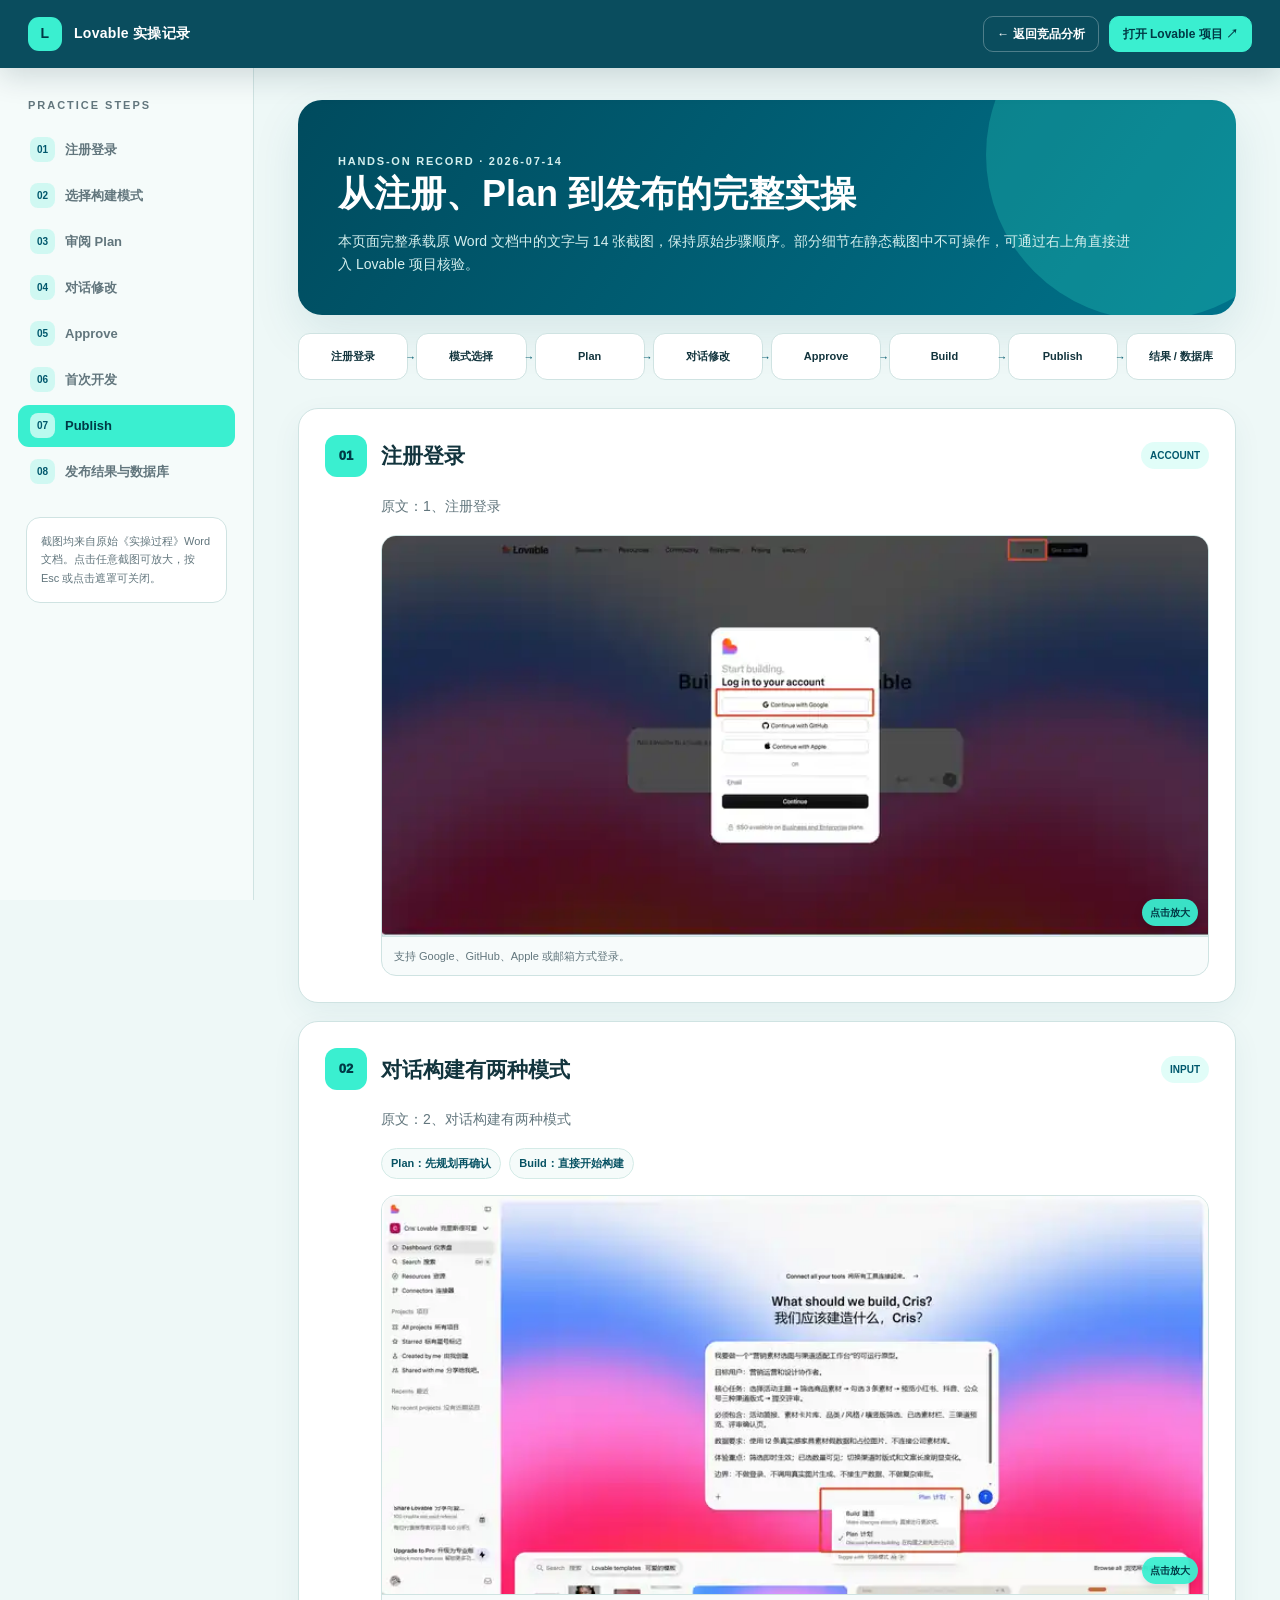
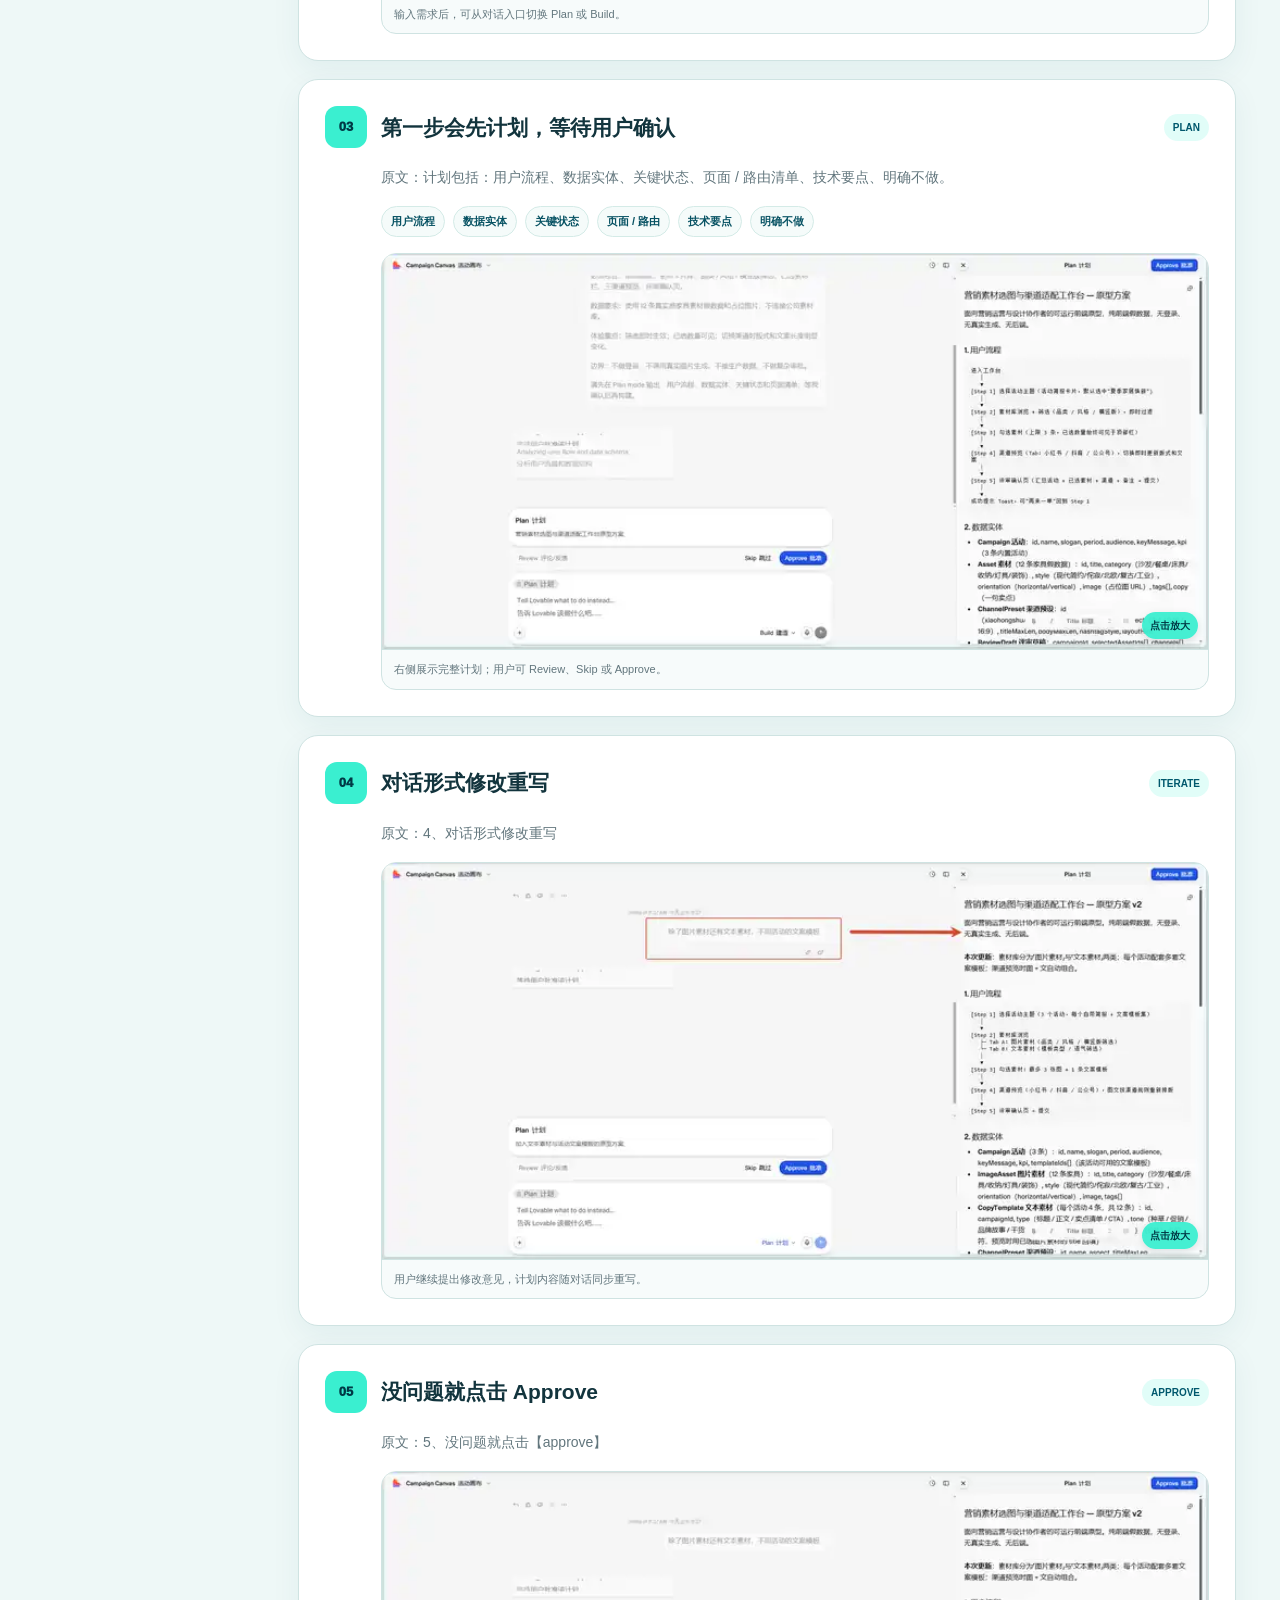
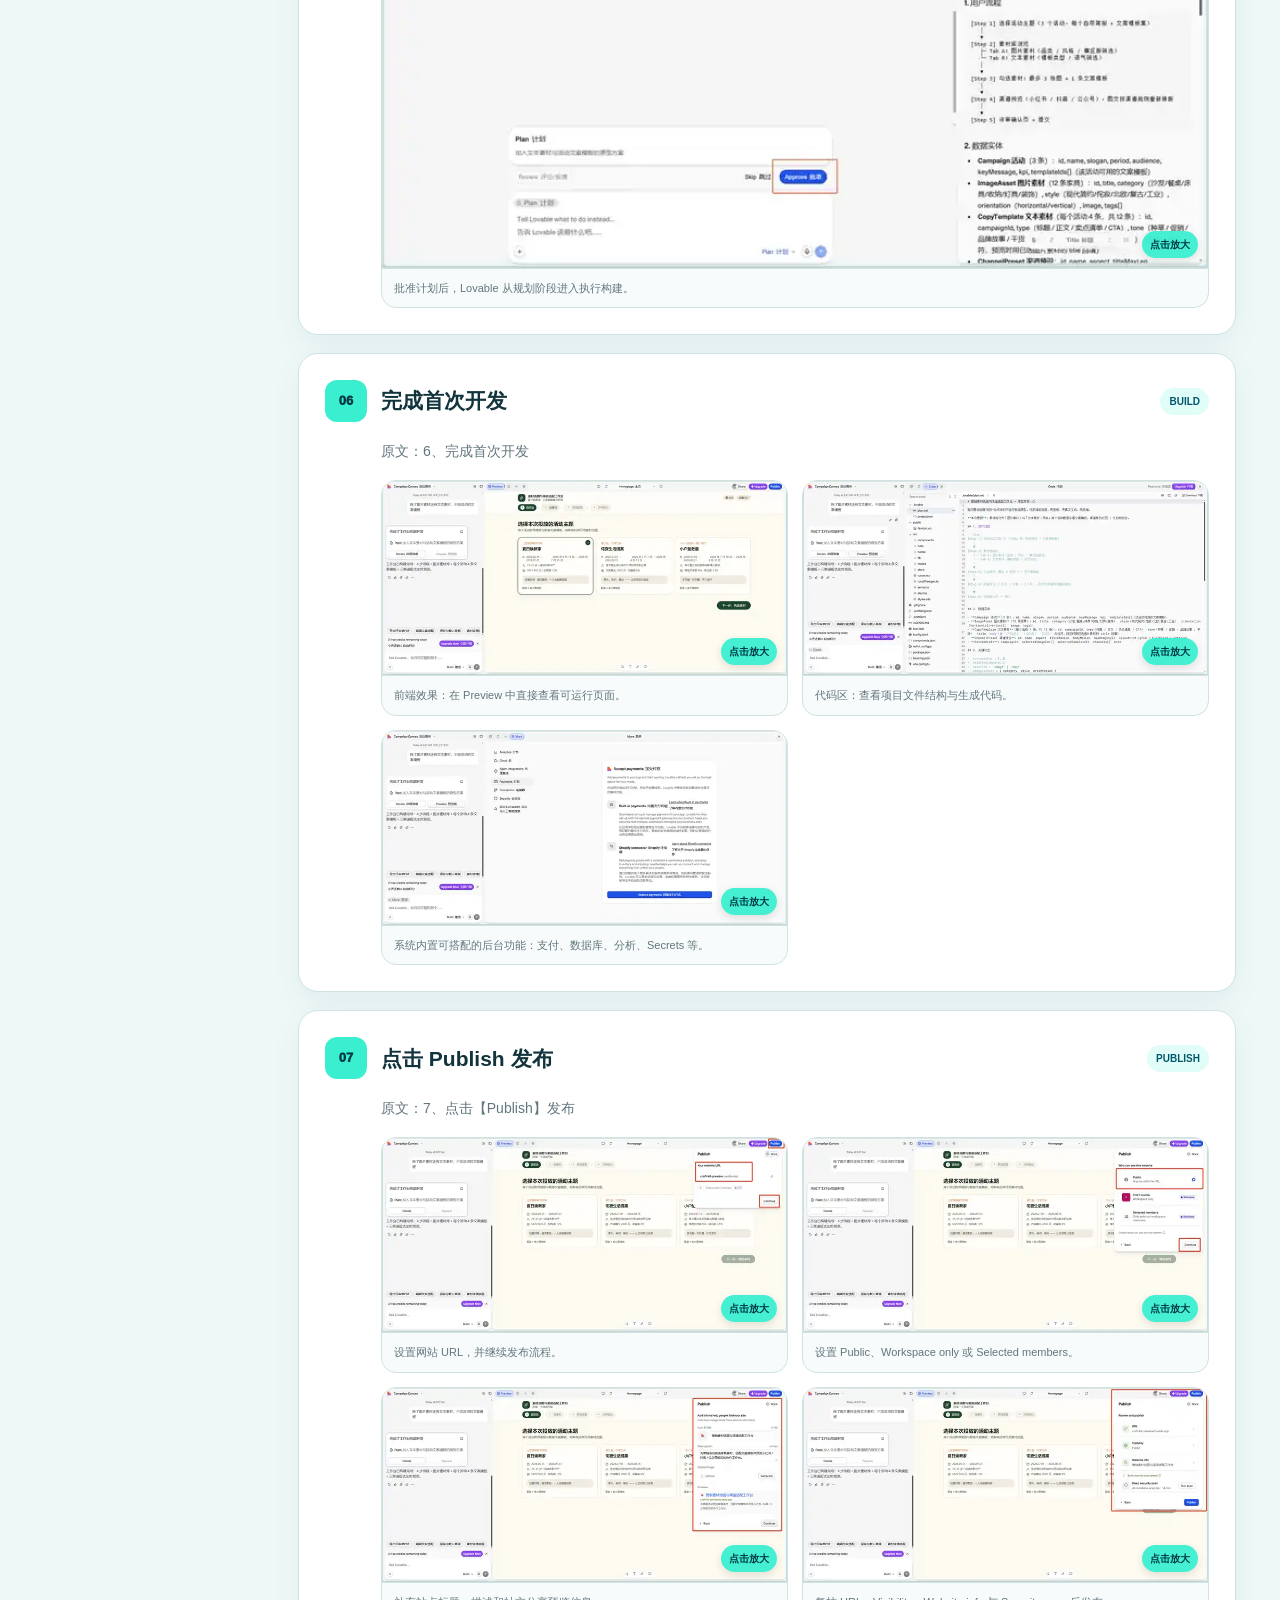
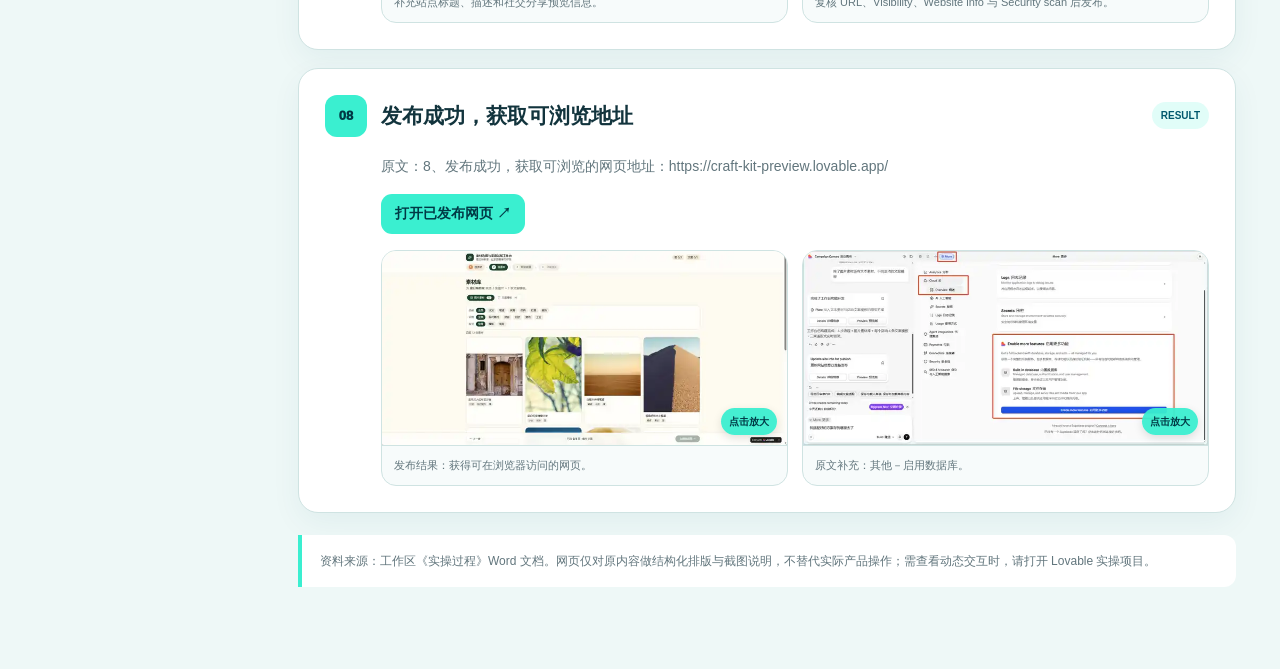
<file: lovable-competitor-analysis/lovable-practice-record.html>
<!doctype html>
<html lang="zh-CN">
<head>
  <meta charset="utf-8">
  <meta name="viewport" content="width=device-width, initial-scale=1">
  <title>Lovable 实操记录｜从注册到发布</title>
  <style>
    :root {
      --green: #3AEFD0;
      --blue: #00586D;
      --ink: #12343d;
      --muted: #62767d;
      --bg: #eef8f7;
      --surface: #ffffff;
      --surface-2: #f5fbfa;
      --line: #cfe3e2;
      --shadow: 0 18px 48px rgba(0, 88, 109, .10);
    }
    * { box-sizing: border-box; }
    html { scroll-behavior: smooth; }
    body { margin: 0; color: var(--ink); background: var(--bg); font: 14px/1.7 "Microsoft YaHei", "PingFang SC", Arial, sans-serif; }
    a { color: inherit; text-decoration: none; }
    button { font: inherit; }
    .topbar { position: fixed; inset: 0 0 auto 0; z-index: 50; height: 68px; display: flex; align-items: center; justify-content: space-between; padding: 0 28px; color: #fff; background: rgba(0, 70, 88, .96); box-shadow: 0 8px 30px rgba(0, 39, 48, .16); }
    .brand { display: flex; align-items: center; gap: 12px; font-weight: 900; letter-spacing: .02em; }
    .brand-mark { display: grid; place-items: center; width: 34px; height: 34px; color: #003945; border-radius: 11px; background: var(--green); }
    .top-actions { display: flex; gap: 10px; }
    .top-link { display: inline-flex; align-items: center; min-height: 36px; padding: 0 13px; border: 1px solid rgba(255,255,255,.28); border-radius: 10px; font-size: 12px; font-weight: 800; }
    .top-link.primary { color: #003945; border-color: var(--green); background: var(--green); }
    .sidebar { position: fixed; inset: 68px auto 0 0; z-index: 10; width: 254px; padding: 28px 18px; overflow: auto; border-right: 1px solid var(--line); background: rgba(245, 251, 250, .96); }
    .toc-title { margin: 0 10px 14px; color: var(--muted); font-size: 11px; font-weight: 900; letter-spacing: .18em; }
    .toc-link { display: flex; align-items: center; gap: 10px; min-height: 42px; margin: 4px 0; padding: 0 12px; border-radius: 11px; color: var(--muted); font-size: 13px; font-weight: 700; }
    .toc-link b { display: grid; place-items: center; width: 25px; height: 25px; color: var(--blue); border-radius: 8px; background: rgba(58,239,208,.2); font-size: 10px; }
    .toc-link:hover, .toc-link.active { color: #003945; background: var(--green); }
    .toc-link.active b, .toc-link:hover b { background: rgba(255,255,255,.65); }
    .side-note { margin: 24px 8px 0; padding: 14px; color: var(--muted); border: 1px solid var(--line); border-radius: 14px; background: #fff; font-size: 11px; }
    main { margin-left: 254px; padding: 100px 44px 70px; }
    .content { max-width: 1180px; margin: 0 auto; }
    .hero { position: relative; overflow: hidden; padding: 38px 40px; color: #fff; border-radius: 24px; background: linear-gradient(125deg, #004b5e, #00728a); box-shadow: var(--shadow); }
    .hero::after { content: ""; position: absolute; right: -80px; top: -110px; width: 330px; height: 330px; border-radius: 50%; background: rgba(58,239,208,.22); }
    .eyebrow { margin: 0 0 10px; color: var(--green); font-size: 11px; font-weight: 900; letter-spacing: .16em; }
    h1 { position: relative; z-index: 1; margin: 0; font-size: 36px; line-height: 1.25; }
    .hero p { position: relative; z-index: 1; max-width: 800px; margin: 14px 0 0; color: #d4efee; }
    .flow { display: grid; grid-template-columns: repeat(8, minmax(0, 1fr)); gap: 8px; margin: 18px 0 28px; }
    .flow a { position: relative; padding: 13px 10px; text-align: center; border: 1px solid var(--line); border-radius: 12px; background: var(--surface); font-size: 11px; font-weight: 800; }
    .flow a:not(:last-child)::after { content: "→"; position: absolute; right: -9px; top: 50%; z-index: 2; color: var(--blue); transform: translateY(-50%); }
    .step { scroll-margin-top: 88px; margin-top: 18px; padding: 26px; border: 1px solid var(--line); border-radius: 20px; background: var(--surface); box-shadow: 0 10px 30px rgba(0,88,109,.06); }
    .step-head { display: grid; grid-template-columns: 42px 1fr auto; gap: 14px; align-items: center; margin-bottom: 18px; }
    .step-no { display: grid; place-items: center; width: 42px; height: 42px; color: #003945; border-radius: 12px; background: var(--green); font-size: 13px; font-weight: 950; }
    .step h2 { margin: 0; font-size: 21px; }
    .step-tag { padding: 5px 9px; color: var(--blue); border-radius: 999px; background: rgba(58,239,208,.15); font-size: 10px; font-weight: 900; }
    .original-text { margin: 0 0 16px 56px; color: var(--muted); }
    .key-list { display: flex; flex-wrap: wrap; gap: 8px; margin: 0 0 16px 56px; }
    .key-list span { padding: 5px 9px; color: #075263; border: 1px solid #d4ebe7; border-radius: 999px; background: var(--surface-2); font-size: 11px; font-weight: 750; }
    .gallery { display: grid; grid-template-columns: repeat(2, minmax(0, 1fr)); gap: 14px; margin-left: 56px; }
    .gallery.single { grid-template-columns: minmax(0, 1fr); }
    figure { margin: 0; overflow: hidden; border: 1px solid var(--line); border-radius: 15px; background: #f7fbfb; }
    .image-button { position: relative; display: block; width: 100%; padding: 0; overflow: hidden; border: 0; background: #eaf4f3; cursor: zoom-in; }
    .image-button img { display: block; width: 100%; height: auto; transition: transform .25s ease; }
    .image-button:hover img { transform: scale(1.015); }
    .zoom-hint { position: absolute; right: 10px; bottom: 10px; padding: 5px 8px; color: #003945; border-radius: 999px; background: rgba(58,239,208,.94); font-size: 10px; font-weight: 900; box-shadow: 0 3px 10px rgba(0,0,0,.12); }
    figcaption { padding: 10px 12px; color: var(--muted); border-top: 1px solid var(--line); font-size: 11px; }
    .result-link { display: inline-flex; align-items: center; min-height: 40px; margin: 0 0 16px 56px; padding: 0 14px; color: #003945; border-radius: 11px; background: var(--green); font-weight: 900; }
    .source-note { margin-top: 22px; padding: 16px 18px; color: var(--muted); border-left: 4px solid var(--green); border-radius: 0 12px 12px 0; background: var(--surface); font-size: 12px; }
    .modal { position: fixed; inset: 0; z-index: 100; display: none; align-items: center; justify-content: center; padding: 34px; background: rgba(0, 25, 31, .88); }
    .modal.open { display: flex; }
    .modal-inner { position: relative; max-width: min(1500px, 96vw); max-height: 94vh; }
    .modal img { display: block; max-width: 100%; max-height: 86vh; border-radius: 12px; box-shadow: 0 24px 80px rgba(0,0,0,.48); }
    .modal-caption { margin-top: 10px; color: #d7f2ef; text-align: center; font-size: 12px; }
    .modal-close { position: absolute; right: -12px; top: -12px; display: grid; place-items: center; width: 36px; height: 36px; color: #003945; border: 0; border-radius: 50%; background: var(--green); font-size: 20px; font-weight: 900; cursor: pointer; }
    @media (max-width: 1000px) {
      .sidebar { display: none; }
      main { margin-left: 0; padding-inline: 24px; }
      .flow { grid-template-columns: repeat(4, 1fr); }
      .gallery { grid-template-columns: 1fr; }
    }
  </style>
</head>
<body>
  <header class="topbar">
    <div class="brand"><span class="brand-mark">L</span><span>Lovable 实操记录</span></div>
    <nav class="top-actions" aria-label="页面操作">
      <a class="top-link" href="lovable-competitor-analysis.html">← 返回竞品分析</a>
      <a class="top-link primary" href="https://lovable.dev/projects/84a9a506-ca07-483a-b7f0-dd60d17c4f7b" target="_blank" rel="noopener">打开 Lovable 项目 ↗</a>
    </nav>
  </header>

  <aside class="sidebar" aria-label="实操步骤目录">
    <p class="toc-title">PRACTICE STEPS</p>
    <nav>
      <a class="toc-link active" href="#step1"><b>01</b>注册登录</a>
      <a class="toc-link" href="#step2"><b>02</b>选择构建模式</a>
      <a class="toc-link" href="#step3"><b>03</b>审阅 Plan</a>
      <a class="toc-link" href="#step4"><b>04</b>对话修改</a>
      <a class="toc-link" href="#step5"><b>05</b>Approve</a>
      <a class="toc-link" href="#step6"><b>06</b>首次开发</a>
      <a class="toc-link" href="#step7"><b>07</b>Publish</a>
      <a class="toc-link" href="#step8"><b>08</b>发布结果与数据库</a>
    </nav>
    <div class="side-note">截图均来自原始《实操过程》Word 文档。点击任意截图可放大，按 Esc 或点击遮罩可关闭。</div>
  </aside>

  <main>
    <div class="content">
      <section class="hero">
        <p class="eyebrow">HANDS-ON RECORD · 2026-07-14</p>
        <h1>从注册、Plan 到发布的完整实操</h1>
        <p>本页面完整承载原 Word 文档中的文字与 14 张截图，保持原始步骤顺序。部分细节在静态截图中不可操作，可通过右上角直接进入 Lovable 项目核验。</p>
      </section>

      <nav class="flow" aria-label="流程总览">
        <a href="#step1">注册登录</a><a href="#step2">模式选择</a><a href="#step3">Plan</a><a href="#step4">对话修改</a><a href="#step5">Approve</a><a href="#step6">Build</a><a href="#step7">Publish</a><a href="#step8">结果 / 数据库</a>
      </nav>

      <section class="step" id="step1">
        <div class="step-head"><span class="step-no">01</span><h2>注册登录</h2><span class="step-tag">ACCOUNT</span></div>
        <p class="original-text">原文：1、注册登录</p>
        <div class="gallery single">
          <figure><button class="image-button" data-caption="注册登录入口"><img src="assets/lovable-practice/01-login.webp" alt="Lovable 注册登录界面"><span class="zoom-hint">点击放大</span></button><figcaption>支持 Google、GitHub、Apple 或邮箱方式登录。</figcaption></figure>
        </div>
      </section>

      <section class="step" id="step2">
        <div class="step-head"><span class="step-no">02</span><h2>对话构建有两种模式</h2><span class="step-tag">INPUT</span></div>
        <p class="original-text">原文：2、对话构建有两种模式</p>
        <div class="key-list"><span>Plan：先规划再确认</span><span>Build：直接开始构建</span></div>
        <div class="gallery single">
          <figure><button class="image-button" data-caption="对话输入区的 Plan / Build 模式"><img src="assets/lovable-practice/02-build-modes.webp" alt="Lovable Plan 与 Build 模式选择"><span class="zoom-hint">点击放大</span></button><figcaption>输入需求后，可从对话入口切换 Plan 或 Build。</figcaption></figure>
        </div>
      </section>

      <section class="step" id="step3">
        <div class="step-head"><span class="step-no">03</span><h2>第一步会先计划，等待用户确认</h2><span class="step-tag">PLAN</span></div>
        <p class="original-text">原文：计划包括：用户流程、数据实体、关键状态、页面 / 路由清单、技术要点、明确不做。</p>
        <div class="key-list"><span>用户流程</span><span>数据实体</span><span>关键状态</span><span>页面 / 路由</span><span>技术要点</span><span>明确不做</span></div>
        <div class="gallery single">
          <figure><button class="image-button" data-caption="Plan 生成后等待用户确认"><img src="assets/lovable-practice/03-plan-review.webp" alt="Lovable Plan 计划审阅页面"><span class="zoom-hint">点击放大</span></button><figcaption>右侧展示完整计划；用户可 Review、Skip 或 Approve。</figcaption></figure>
        </div>
      </section>

      <section class="step" id="step4">
        <div class="step-head"><span class="step-no">04</span><h2>对话形式修改重写</h2><span class="step-tag">ITERATE</span></div>
        <p class="original-text">原文：4、对话形式修改重写</p>
        <div class="gallery single">
          <figure><button class="image-button" data-caption="通过对话修改并重写 Plan"><img src="assets/lovable-practice/04-dialogue-rewrite.webp" alt="Lovable 对话修改 Plan"><span class="zoom-hint">点击放大</span></button><figcaption>用户继续提出修改意见，计划内容随对话同步重写。</figcaption></figure>
        </div>
      </section>

      <section class="step" id="step5">
        <div class="step-head"><span class="step-no">05</span><h2>没问题就点击 Approve</h2><span class="step-tag">APPROVE</span></div>
        <p class="original-text">原文：5、没问题就点击【approve】</p>
        <div class="gallery single">
          <figure><button class="image-button" data-caption="确认 Plan 后点击 Approve"><img src="assets/lovable-practice/05-approve.webp" alt="Lovable Approve 按钮"><span class="zoom-hint">点击放大</span></button><figcaption>批准计划后，Lovable 从规划阶段进入执行构建。</figcaption></figure>
        </div>
      </section>

      <section class="step" id="step6">
        <div class="step-head"><span class="step-no">06</span><h2>完成首次开发</h2><span class="step-tag">BUILD</span></div>
        <p class="original-text">原文：6、完成首次开发</p>
        <div class="gallery">
          <figure><button class="image-button" data-caption="前端效果：首次 Build 的可运行预览"><img src="assets/lovable-practice/06-first-build-preview.webp" alt="Lovable 首次构建后的前端预览"><span class="zoom-hint">点击放大</span></button><figcaption>前端效果：在 Preview 中直接查看可运行页面。</figcaption></figure>
          <figure><button class="image-button" data-caption="代码区：查看生成的工程代码"><img src="assets/lovable-practice/07-code-view.webp" alt="Lovable 代码区"><span class="zoom-hint">点击放大</span></button><figcaption>代码区：查看项目文件结构与生成代码。</figcaption></figure>
          <figure><button class="image-button" data-caption="系统内置可搭配的后台功能"><img src="assets/lovable-practice/08-backend-capabilities.webp" alt="Lovable 后台能力"><span class="zoom-hint">点击放大</span></button><figcaption>系统内置可搭配的后台功能：支付、数据库、分析、Secrets 等。</figcaption></figure>
        </div>
      </section>

      <section class="step" id="step7">
        <div class="step-head"><span class="step-no">07</span><h2>点击 Publish 发布</h2><span class="step-tag">PUBLISH</span></div>
        <p class="original-text">原文：7、点击【Publish】发布</p>
        <div class="gallery">
          <figure><button class="image-button" data-caption="设置网站 URL"><img src="assets/lovable-practice/09-publish-url.webp" alt="Lovable 发布 URL 设置"><span class="zoom-hint">点击放大</span></button><figcaption>设置网站 URL，并继续发布流程。</figcaption></figure>
          <figure><button class="image-button" data-caption="设置网站可见范围"><img src="assets/lovable-practice/10-publish-visibility.webp" alt="Lovable 发布可见范围"><span class="zoom-hint">点击放大</span></button><figcaption>设置 Public、Workspace only 或 Selected members。</figcaption></figure>
          <figure><button class="image-button" data-caption="完善站点名称、描述与预览信息"><img src="assets/lovable-practice/11-site-information.webp" alt="Lovable 站点信息设置"><span class="zoom-hint">点击放大</span></button><figcaption>补充站点标题、描述和社交分享预览信息。</figcaption></figure>
          <figure><button class="image-button" data-caption="发布前检查与确认"><img src="assets/lovable-practice/12-publish-review.webp" alt="Lovable 发布前检查"><span class="zoom-hint">点击放大</span></button><figcaption>复核 URL、Visibility、Website info 与 Security scan 后发布。</figcaption></figure>
        </div>
      </section>

      <section class="step" id="step8">
        <div class="step-head"><span class="step-no">08</span><h2>发布成功，获取可浏览地址</h2><span class="step-tag">RESULT</span></div>
        <p class="original-text">原文：8、发布成功，获取可浏览的网页地址：https://craft-kit-preview.lovable.app/</p>
        <a class="result-link" href="https://craft-kit-preview.lovable.app/" target="_blank" rel="noopener">打开已发布网页 ↗</a>
        <div class="gallery">
          <figure><button class="image-button" data-caption="发布后的可浏览网页"><img src="assets/lovable-practice/13-published-site.webp" alt="Lovable 发布后的网页"><span class="zoom-hint">点击放大</span></button><figcaption>发布结果：获得可在浏览器访问的网页。</figcaption></figure>
          <figure><button class="image-button" data-caption="其他：启用数据库"><img src="assets/lovable-practice/14-enable-database.webp" alt="Lovable 启用数据库"><span class="zoom-hint">点击放大</span></button><figcaption>原文补充：其他－启用数据库。</figcaption></figure>
        </div>
      </section>

      <p class="source-note">资料来源：工作区《实操过程》Word 文档。网页仅对原内容做结构化排版与截图说明，不替代实际产品操作；需查看动态交互时，请打开 Lovable 实操项目。</p>
    </div>
  </main>

  <div class="modal" id="imageModal" role="dialog" aria-modal="true" aria-label="截图放大查看">
    <div class="modal-inner">
      <button class="modal-close" id="modalClose" aria-label="关闭">×</button>
      <img id="modalImage" alt="放大的 Lovable 实操截图">
      <div class="modal-caption" id="modalCaption"></div>
    </div>
  </div>

  <script>
    (() => {
      const modal = document.getElementById('imageModal');
      const modalImage = document.getElementById('modalImage');
      const modalCaption = document.getElementById('modalCaption');
      const closeButton = document.getElementById('modalClose');
      const openImage = button => {
        const img = button.querySelector('img');
        modalImage.src = img.src;
        modalImage.alt = img.alt;
        modalCaption.textContent = button.dataset.caption || img.alt;
        modal.classList.add('open');
        document.body.style.overflow = 'hidden';
        closeButton.focus();
      };
      const closeModal = () => {
        modal.classList.remove('open');
        modalImage.removeAttribute('src');
        document.body.style.overflow = '';
      };
      document.querySelectorAll('.image-button').forEach(button => button.addEventListener('click', () => openImage(button)));
      closeButton.addEventListener('click', closeModal);
      modal.addEventListener('click', event => { if (event.target === modal) closeModal(); });
      addEventListener('keydown', event => { if (event.key === 'Escape' && modal.classList.contains('open')) closeModal(); });

      const links = [...document.querySelectorAll('.toc-link')];
      const sections = [...document.querySelectorAll('.step')];
      const observer = new IntersectionObserver(entries => {
        entries.forEach(entry => {
          if (!entry.isIntersecting) return;
          links.forEach(link => link.classList.toggle('active', link.getAttribute('href') === `#${entry.target.id}`));
        });
      }, { rootMargin: '-18% 0px -68% 0px' });
      sections.forEach(section => observer.observe(section));
    })();
  </script>
</body>
</html>
</file>
